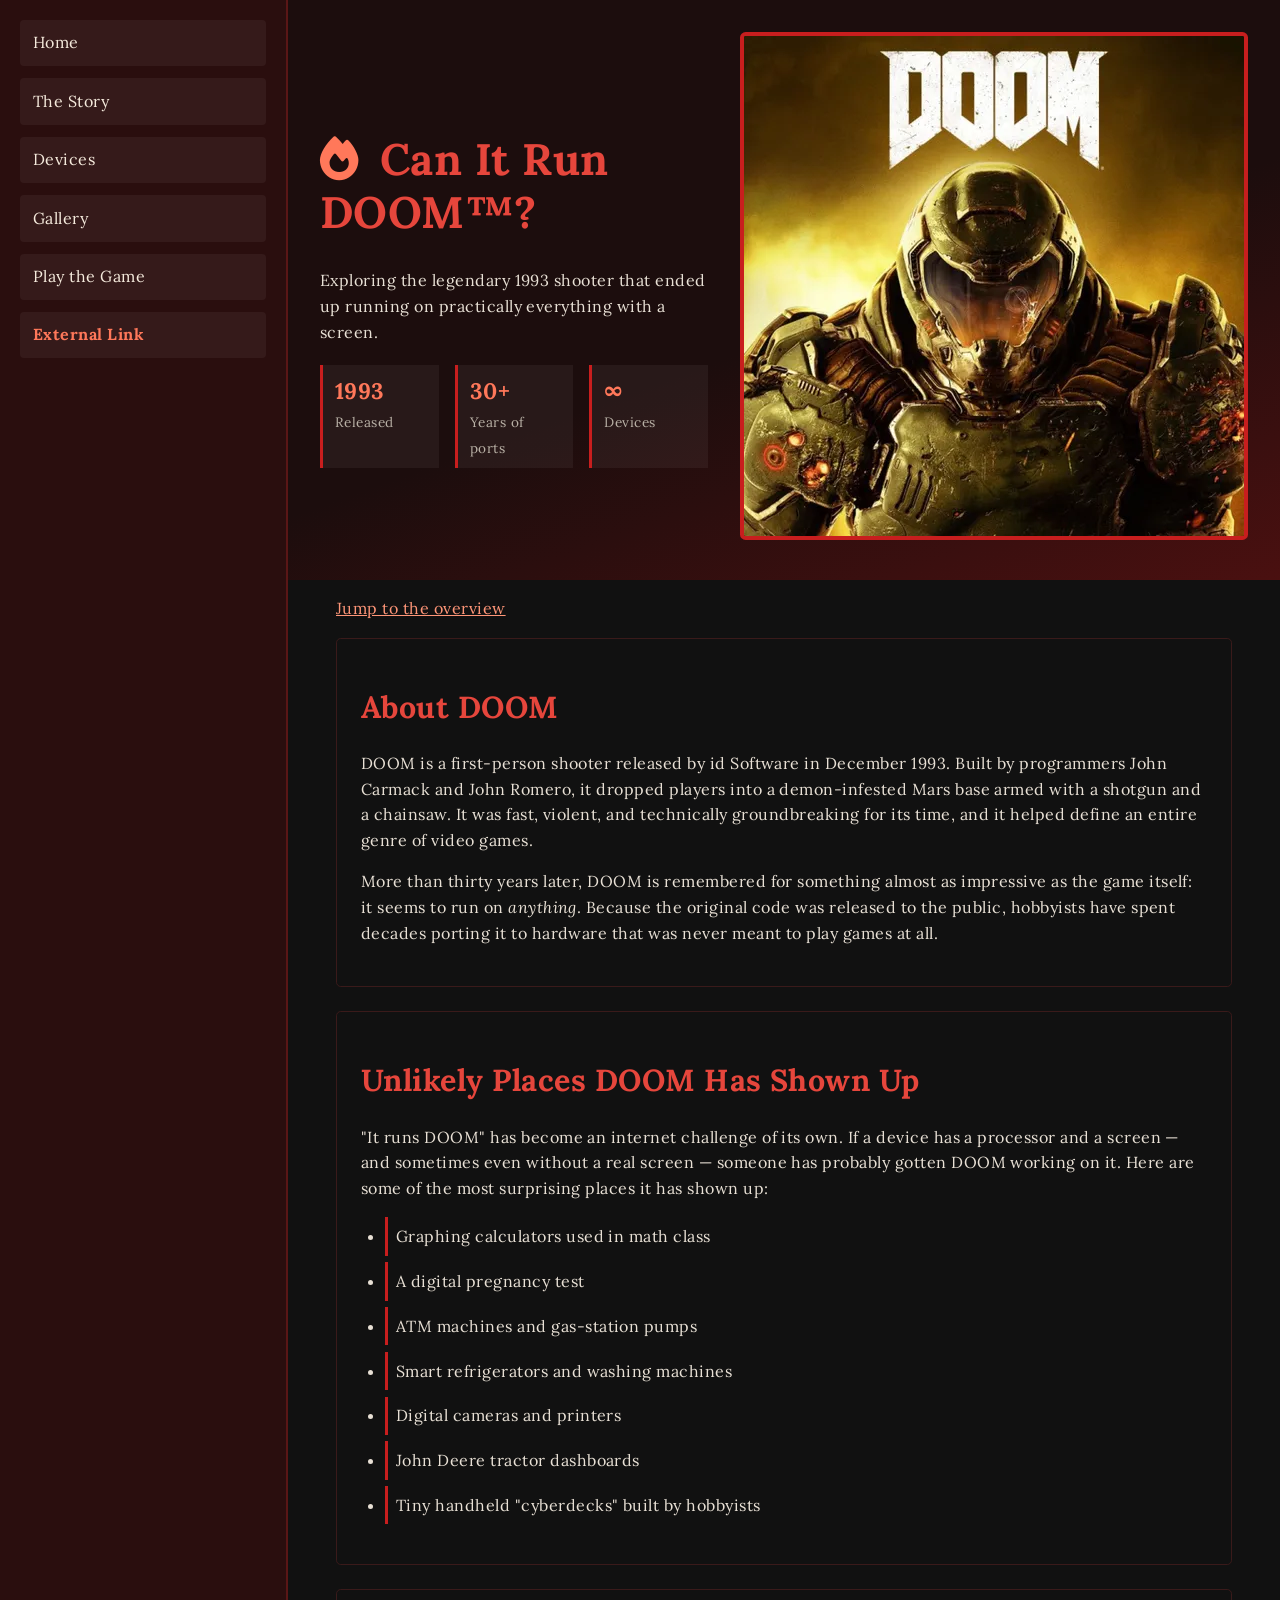
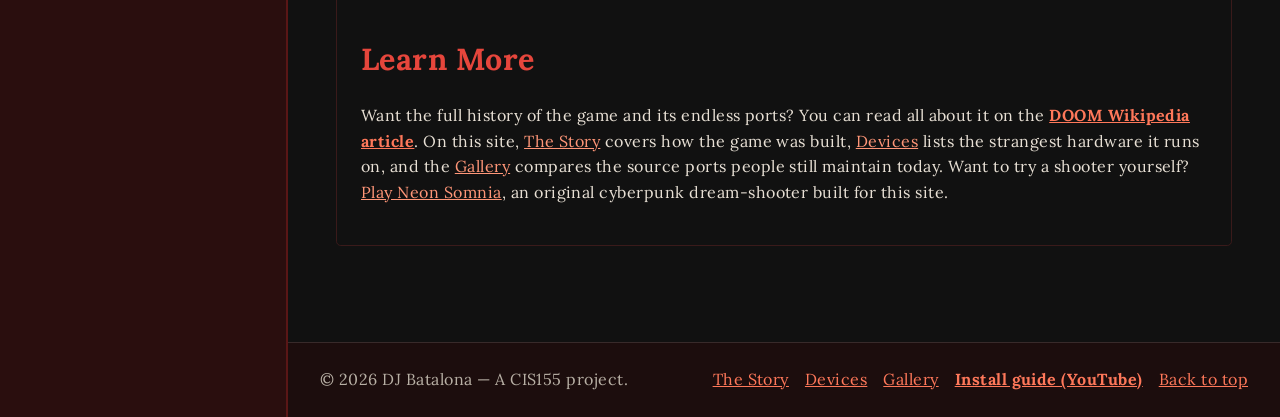
<file: index.html>
<!DOCTYPE html>
<!-- ============================================================= -->
<!-- Can It Run DOOM? - Homepage                                   -->
<!-- CIS155 Create Your Own Website assignment by DJ Batalona      -->
<!-- This page is the homepage of a 4-page site about the 1993     -->
<!-- game DOOM and its famous ability to run on almost any device. -->
<!-- ============================================================= -->
<html lang="en">
  <head>
    <meta charset="UTF-8" />
    <meta name="viewport" content="width=device-width, initial-scale=1.0" />
    <title>Can It Run DOOM?</title>

    <!-- Skull favicon, drawn inline as an SVG so there is no extra file -->
    <link
      rel="icon"
      type="image/svg+xml"
      href="data:image/svg+xml,%3Csvg xmlns='http://www.w3.org/2000/svg' viewBox='0 0 100 100'%3E%3Ccircle cx='50' cy='50' r='48' fill='%23111111'/%3E%3Cellipse cx='50' cy='44' rx='30' ry='28' fill='%23c81e1e'/%3E%3Cellipse cx='38' cy='42' rx='8' ry='10' fill='%23111111'/%3E%3Cellipse cx='62' cy='42' rx='8' ry='10' fill='%23111111'/%3E%3Cpolygon points='50,50 45,60 55,60' fill='%23111111'/%3E%3Crect x='35' y='66' width='30' height='10' fill='%23c81e1e'/%3E%3Crect x='38' y='66' width='4' height='10' fill='%23111111'/%3E%3Crect x='46' y='66' width='4' height='10' fill='%23111111'/%3E%3Crect x='54' y='66' width='4' height='10' fill='%23111111'/%3E%3Crect x='62' y='66' width='3' height='10' fill='%23111111'/%3E%3C/svg%3E"
    />

    <!-- Google Font for the headings and body copy -->
    <link
      href="https://fonts.googleapis.com/css2?family=Lora&display=swap"
      rel="stylesheet"
    />
    <!-- Font Awesome, used for the flame icon beside the page title -->
    <link
      rel="stylesheet"
      href="https://cdnjs.cloudflare.com/ajax/libs/font-awesome/6.5.2/css/all.min.css"
    />

    <!-- Shared theme first, then the shared layout and its breakpoints -->
    <link rel="stylesheet" href="css/theme.css" />
    <link rel="stylesheet" href="css/layout.css" />
  </head>
  <body>
    <!-- Lets keyboard users jump past the nav straight to the content -->
    <a class="skip-link" href="#main-content">Skip to main content</a>

    <div class="page-shell">
      <!-- Vertical navigation menu, the same on every page -->
      <aside class="sidebar">
        <nav class="site-nav" aria-label="Primary">
          <a href="index.html">Home</a>
          <a href="story.html">The Story</a>
          <a href="devices.html">Devices</a>
          <a href="gallery.html">Gallery</a>
          <a href="game/index.html">Play the Game</a>
          <a
            href="https://en.wikipedia.org/wiki/Doom_(1993_video_game)"
            target="_blank"
            rel="noopener"
            >External Link</a
          >
        </nav>
      </aside>

      <div class="main-column">
        <header id="top">
          <!-- Intro text and banner sit side by side, then stack on phones -->
          <div class="hero">
            <div class="hero-text">
              <h1>
                <i class="fa-solid fa-fire doom-icon" aria-hidden="true"></i>
                Can It Run DOOM&trade;?
              </h1>
              <p>
                Exploring the legendary 1993 shooter that ended up running on
                practically everything with a screen.
              </p>
              <!-- Three quick numbers about the game -->
              <ul class="hero-stats">
                <li><strong>1993</strong><span>Released</span></li>
                <li><strong>30+</strong><span>Years of ports</span></li>
                <li><strong>&infin;</strong><span>Devices</span></li>
              </ul>
            </div>
            <img
              id="doom-banner"
              src="img/doom-header.jpg"
              alt="Cover artwork for the 1993 game DOOM"
            />
          </div>
        </header>

        <main id="main-content">
          <!-- Same-page anchor link -->
          <p><a href="#overview">Jump to the overview</a></p>

          <!-- Intro / About section -->
          <section id="overview">
            <h2>About DOOM</h2>
            <p>
              DOOM is a first-person shooter released by id Software in December
              1993. Built by programmers John Carmack and John Romero, it
              dropped players into a demon-infested Mars base armed with a
              shotgun and a chainsaw. It was fast, violent, and technically
              groundbreaking for its time, and it helped define an entire genre
              of video games.
            </p>
            <p>
              More than thirty years later, DOOM is remembered for something
              almost as impressive as the game itself: it seems to run on
              <em>anything</em>. Because the original code was released to the
              public, hobbyists have spent decades porting it to hardware that
              was never meant to play games at all.
            </p>
          </section>

          <!-- The signature list: unlikely devices that run DOOM -->
          <section>
            <h2 id="h2-philosophy">Unlikely Places DOOM Has Shown Up</h2>
            <p>
              "It runs DOOM" has become an internet challenge of its own. If a
              device has a processor and a screen &mdash; and sometimes even
              without a real screen &mdash; someone has probably gotten DOOM
              working on it. Here are some of the most surprising places it has
              shown up:
            </p>
            <ul class="device-list">
              <li>Graphing calculators used in math class</li>
              <li>A digital pregnancy test</li>
              <li>ATM machines and gas-station pumps</li>
              <li>Smart refrigerators and washing machines</li>
              <li>Digital cameras and printers</li>
              <li>John Deere tractor dashboards</li>
              <li>Tiny handheld "cyberdecks" built by hobbyists</li>
            </ul>
          </section>

          <!-- External reference link, also the hook for the CSS
               attribute selector in theme.css -->
          <section>
            <h2>Learn More</h2>
            <p>
              Want the full history of the game and its endless ports? You can
              read all about it on the
              <a
                href="https://en.wikipedia.org/wiki/Doom_(1993_video_game)"
                target="_blank"
                rel="noopener noreferrer"
                >DOOM Wikipedia article</a
              >. On this site, <a href="story.html">The Story</a> covers how the
              game was built, <a href="devices.html">Devices</a> lists the
              strangest hardware it runs on, and the
              <a href="gallery.html">Gallery</a> compares the source ports
              people still maintain today. Want to try a shooter yourself?
              <a href="game/index.html">Play Neon Somnia</a>, an original
              cyberpunk dream-shooter built for this site.
            </p>
          </section>
        </main>

        <!-- Footer bar. Character entity &copy; renders the (c) symbol. -->
        <footer class="site-footer">
          <p class="footer-copy">
            &copy; 2026 DJ Batalona &mdash; A CIS155 project.
          </p>
          <ul class="footer-links">
            <li><a href="story.html">The Story</a></li>
            <li><a href="devices.html">Devices</a></li>
            <li><a href="gallery.html">Gallery</a></li>
            <li>
              <a
                href="https://www.youtube.com/watch?v=GrWzXzHcuFw"
                target="_blank"
                rel="noopener"
                >Install guide (YouTube)</a
              >
            </li>
            <li><a href="#top">Back to top</a></li>
          </ul>
        </footer>
      </div>
    </div>
  </body>
</html>
</file>
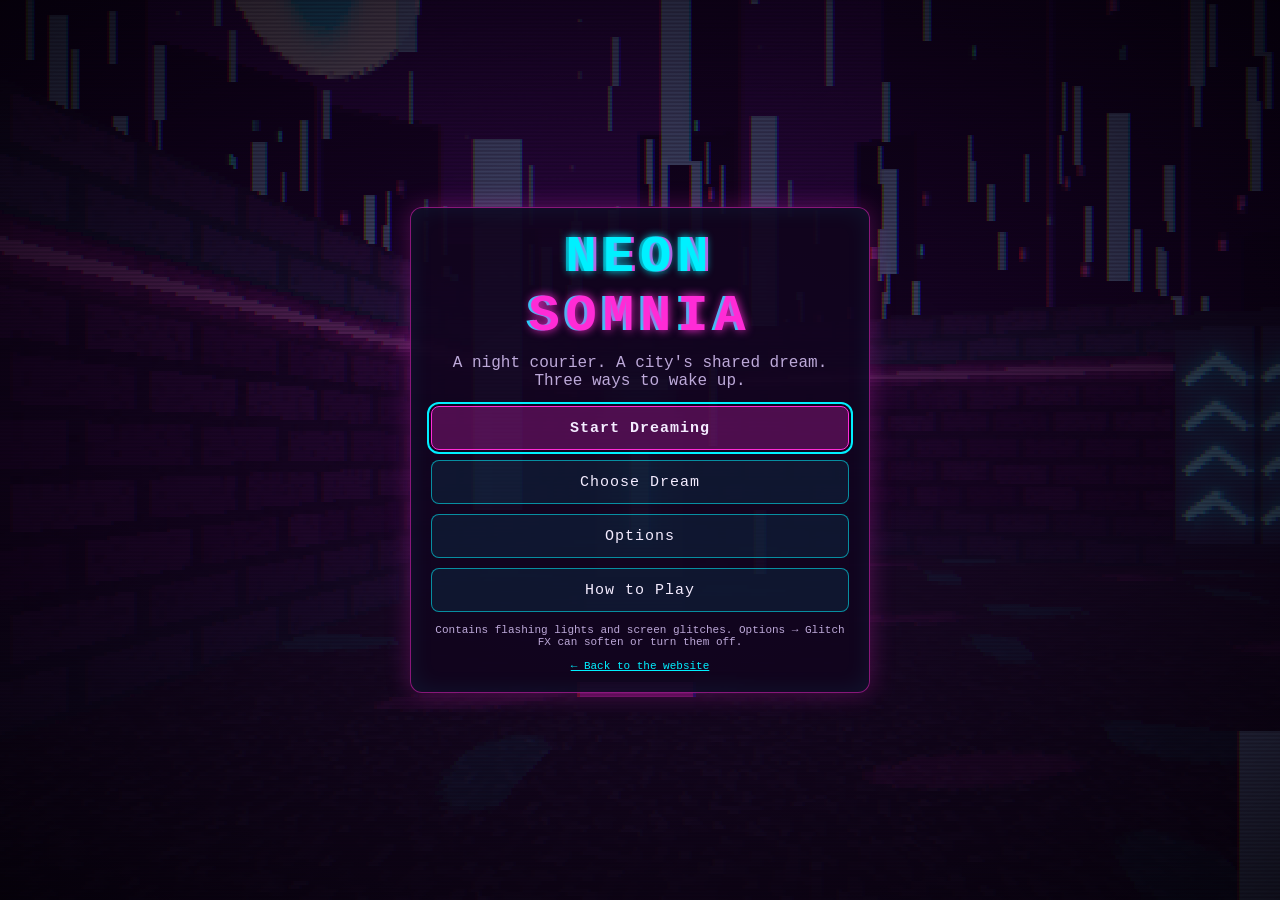
<file: game/index.html>
<!doctype html>
<html lang="en">
  <head>
    <meta charset="utf-8" />
    <meta name="viewport" content="width=device-width, initial-scale=1, viewport-fit=cover, user-scalable=no" />
    <meta name="theme-color" content="#12051f" />
    <meta name="description" content="Neon Somnia: a surreal cyberpunk first-person shooter you can play in your phone's browser." />
    <meta name="mobile-web-app-capable" content="yes" />
    <meta name="apple-mobile-web-app-capable" content="yes" />
    <meta name="apple-mobile-web-app-status-bar-style" content="black-translucent" />
    <meta name="apple-mobile-web-app-title" content="Neon Somnia" />
    <title>Neon Somnia</title>
    <link rel="manifest" href="manifest.webmanifest" />
    <link rel="icon" href="icons/icon.svg" type="image/svg+xml" />
    <link rel="apple-touch-icon" href="icons/icon-180.png" />
    <link rel="stylesheet" href="css/game.css" />
    <!-- Tells the browser where "three" lives, so the JS can just import 'three' -->
    <script type="importmap">
      { "imports": { "three": "./vendor/three.module.min.js" } }
    </script>
    <script type="module" src="js/main.js"></script>
  </head>
  <body>
    <!-- The 3D view -->
    <canvas id="view" aria-label="Game view"></canvas>

    <!-- Heads-up display: health, armor, ammo, keys -->
    <div id="hud" hidden>
      <div class="hud-top">
        <div class="hud-level"><span id="hud-level"></span> · <span id="hud-time">0:00</span></div>
        <div class="hud-keys">
          <span id="hud-key-red" class="key red" hidden aria-label="Red keycard"></span>
          <span id="hud-key-blue" class="key blue" hidden aria-label="Blue keycard"></span>
          <span id="hud-lucid" class="lucid" hidden></span>
        </div>
      </div>
      <div class="crosshair" aria-hidden="true"></div>
      <p id="hud-message" class="hud-message" role="status" aria-live="polite"></p>
      <div class="hud-bottom">
        <div class="stat hp"><small>HEALTH</small><b id="hud-hp">100</b></div>
        <div class="stat armor"><small>ARMOR</small><b id="hud-armor">0</b></div>
        <div class="stat volts"><small id="hud-weapon">PULSE PISTOL</small><b><span id="hud-volts">0</span> V</b></div>
      </div>
    </div>

    <!-- Touch controls (phones and tablets) -->
    <div id="touch" hidden>
      <div id="zone-move" class="touch-zone"></div>
      <div id="zone-look" class="touch-zone"></div>
      <div id="stick" aria-hidden="true"><div id="stick-knob"></div></div>
      <button id="btn-pause" class="tbtn pause" type="button" aria-label="Pause">II</button>
      <button id="btn-weapon" class="tbtn weapon" type="button" aria-label="Swap weapon">SWAP</button>
      <button id="btn-use" class="tbtn use" type="button" aria-label="Use or open">USE</button>
      <button id="btn-fire" class="tbtn fire" type="button" aria-label="Fire, drag to aim">FIRE</button>
    </div>

    <!-- Loading -->
    <section id="screen-loading" class="screen">
      <p class="blink">Falling asleep...</p>
    </section>

    <!-- Title -->
    <section id="screen-title" class="screen" hidden>
      <div class="panel">
        <h1 class="logo">NEON<span>SOMNIA</span></h1>
        <p class="sub">A night courier. A city's shared dream. Three ways to wake up.</p>
        <div class="buttons">
          <button class="btn primary" type="button" data-action="play">Start Dreaming</button>
          <button id="btn-continue" class="btn" type="button" data-action="continue" hidden>Continue</button>
          <button class="btn" type="button" data-action="levels">Choose Dream</button>
          <button class="btn" type="button" data-action="options">Options</button>
          <button class="btn" type="button" data-action="help">How to Play</button>
        </div>
        <p class="note">Contains flashing lights and screen glitches. Options → Glitch FX can soften or turn them off.</p>
        <p class="note"><a href="../index.html">← Back to the website</a></p>
      </div>
    </section>

    <!-- Level select -->
    <section id="screen-levels" class="screen" hidden>
      <div class="panel">
        <h2>Choose a Dream</h2>
        <div id="level-list" class="buttons"></div>
        <button class="btn" type="button" data-action="back">Back</button>
      </div>
    </section>

    <!-- Options -->
    <section id="screen-options" class="screen" hidden>
      <div class="panel">
        <h2>Options</h2>
        <form id="options-form" class="options">
          <label>Music <input type="range" name="musicVol" min="0" max="1" step="0.05" /></label>
          <label>Sound effects <input type="range" name="sfxVol" min="0" max="1" step="0.05" /></label>
          <label>Look speed <input type="range" name="lookSens" min="0.3" max="2.5" step="0.1" /></label>
          <label>Touch button opacity <input type="range" name="touchOpacity" min="0.15" max="1" step="0.05" /></label>
          <label>
            Glitch FX
            <select name="fx">
              <option value="full">Full</option>
              <option value="soft">Soft (less flashing)</option>
              <option value="off">Off (no flashing)</option>
            </select>
          </label>
          <label>
            Quality
            <select name="quality">
              <option value="low">Low (fastest)</option>
              <option value="med">Medium</option>
              <option value="high">High (sharpest)</option>
            </select>
          </label>
          <label class="check"><input type="checkbox" name="leftHanded" /> Left-handed controls</label>
          <label class="check"><input type="checkbox" name="vibrate" /> Vibrate when hurt (Android)</label>
        </form>
        <button class="btn" type="button" data-action="optionsBack">Back</button>
      </div>
    </section>

    <!-- How to play -->
    <section id="screen-help" class="screen" hidden>
      <div class="panel help">
        <h2>How to Play</h2>
        <h3>On a phone</h3>
        <ul>
          <li>Left thumb: put it down anywhere on the left side to walk.</li>
          <li>Right thumb: drag on the right side to turn.</li>
          <li>Hold FIRE to shoot (you can drag it to aim too). USE opens doors.</li>
        </ul>
        <h3>On a computer</h3>
        <ul>
          <li>WASD to walk, mouse to turn (click the game first), click to shoot.</li>
          <li>E or Space to use · 1-3 or Q to swap weapons · Esc to pause.</li>
        </ul>
        <h3>Dream rules</h3>
        <ul>
          <li>Some doors need a keycard. Some rooms are bigger on the inside.</li>
          <li>If a hallway feels too familiar, look for something watching you.</li>
          <li>The Lucid Pill turns everything to cardboard and doubles your damage.</li>
        </ul>
        <button class="btn" type="button" data-action="back">Back</button>
      </div>
    </section>

    <!-- Level intro -->
    <section id="screen-intro" class="screen" hidden>
      <div class="panel">
        <p id="intro-number" class="sub"></p>
        <h2 id="intro-name" class="big"></h2>
        <p id="intro-tagline" class="tagline"></p>
        <button class="btn primary" type="button" data-action="begin">Enter the Dream</button>
      </div>
    </section>

    <!-- Pause -->
    <section id="screen-paused" class="screen dim" hidden>
      <div class="panel">
        <h2>Paused</h2>
        <div class="buttons">
          <button class="btn primary" type="button" data-action="resume">Resume</button>
          <button class="btn" type="button" data-action="restart">Restart Dream</button>
          <button class="btn" type="button" data-action="options">Options</button>
          <button class="btn" type="button" data-action="quit">Quit to Title</button>
        </div>
      </div>
    </section>

    <!-- Level clear -->
    <section id="screen-clear" class="screen dim" hidden>
      <div class="panel">
        <h2>Dream Escaped</h2>
        <dl class="stats">
          <dt>Time</dt><dd id="clear-time"></dd>
          <dt>Best</dt><dd id="clear-best"></dd>
          <dt>Dreamers calmed</dt><dd id="clear-kills"></dd>
          <dt>Secrets</dt><dd id="clear-secrets"></dd>
        </dl>
        <button class="btn primary" type="button" data-action="next">Next Dream</button>
      </div>
    </section>

    <!-- Game over -->
    <section id="screen-dead" class="screen dim" hidden>
      <div class="panel">
        <h2 class="bad">You Slipped Deeper</h2>
        <dl class="stats">
          <dt>Time</dt><dd id="dead-time"></dd>
          <dt>Dreamers calmed</dt><dd id="dead-kills"></dd>
        </dl>
        <div class="buttons">
          <button class="btn primary" type="button" data-action="retry">Try Again</button>
          <button class="btn" type="button" data-action="back">Title</button>
        </div>
      </div>
    </section>

    <!-- Ending -->
    <section id="screen-win" class="screen bright" hidden>
      <div class="panel">
        <h2 class="big">You Woke Up.</h2>
        <p class="tagline">Sunlight. A phone buzzing with delivery orders. Was any of it real?</p>
        <dl class="stats">
          <dt>Final dream time</dt><dd id="win-time"></dd>
          <dt>Dreamers calmed</dt><dd id="win-kills"></dd>
        </dl>
        <button class="btn primary" type="button" data-action="back">Back to Title</button>
      </div>
    </section>

    <!-- Portrait warning on phones -->
    <section id="screen-rotate" class="rotate" hidden>
      <div class="panel">
        <div class="phone-icon" aria-hidden="true"></div>
        <p>Turn your phone sideways to play.</p>
        <button class="btn" type="button" data-action="rotateOk">Play anyway</button>
      </div>
    </section>
  </body>
</html>
</file>
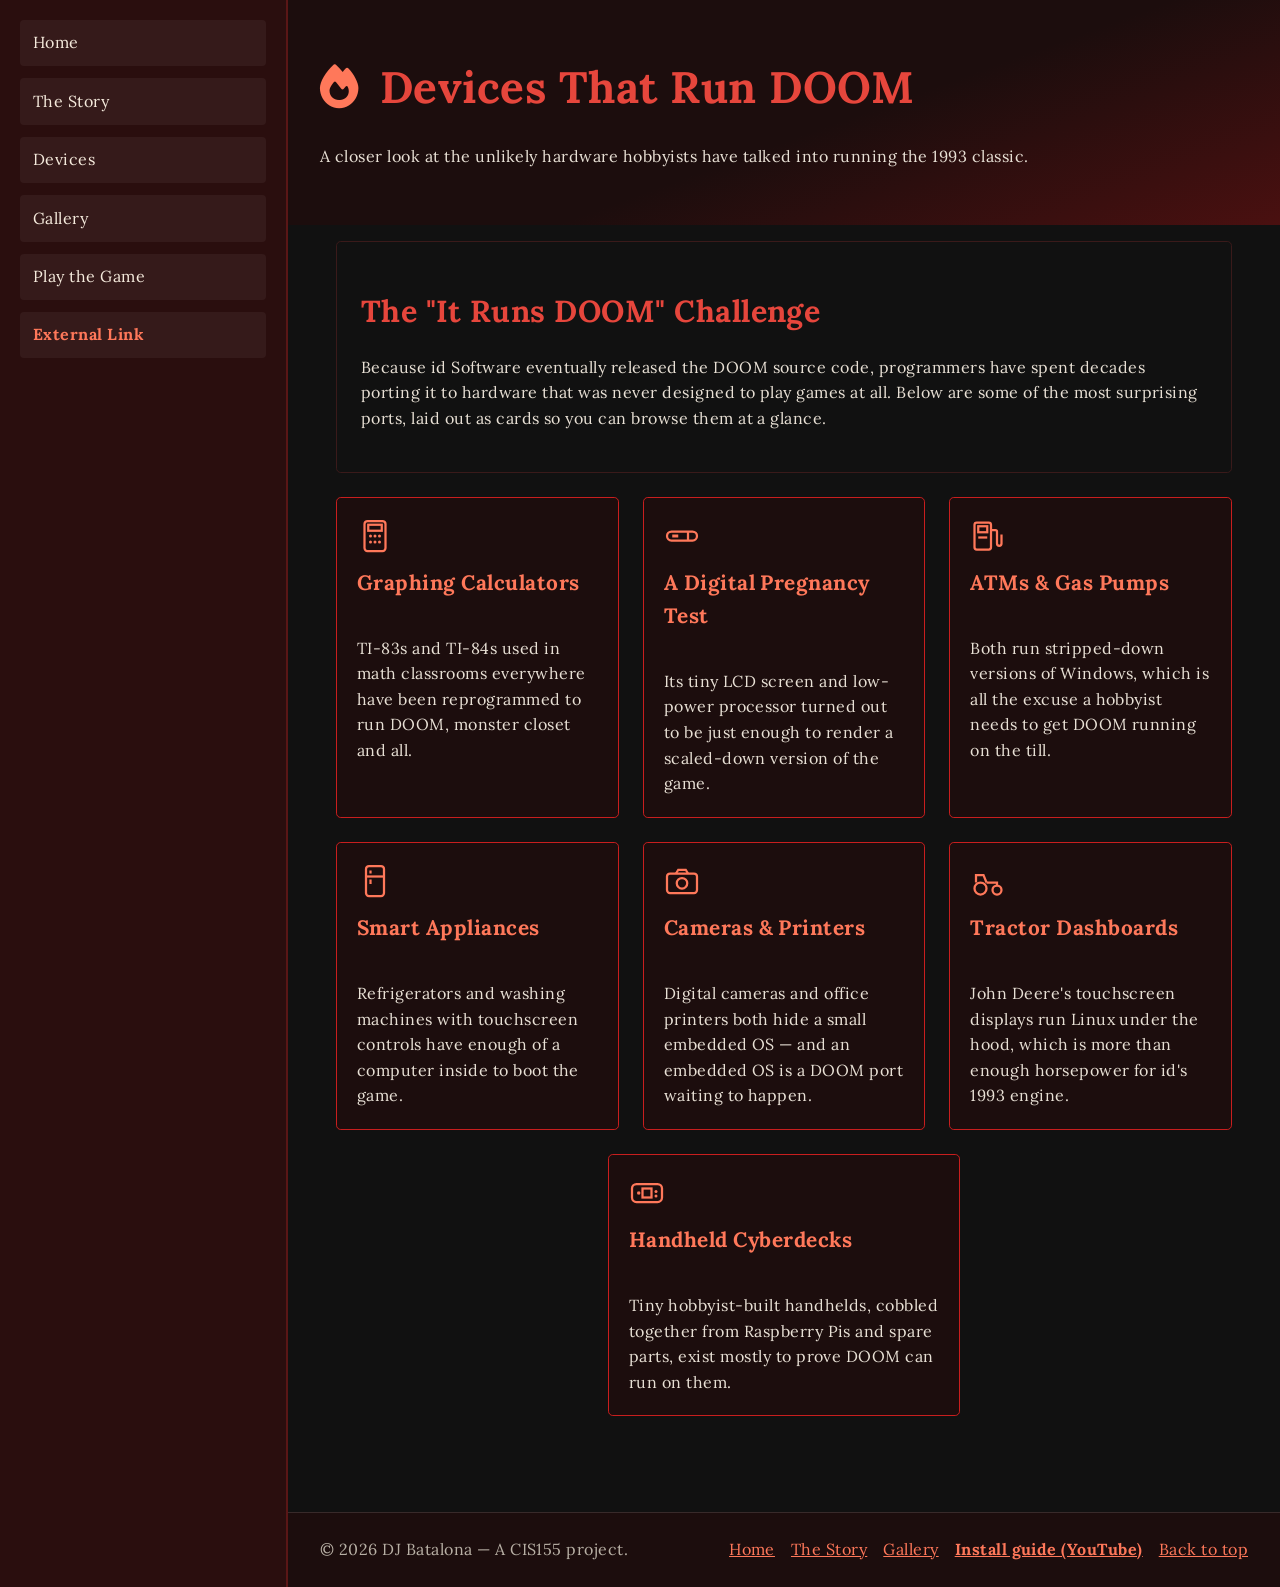
<file: devices.html>
<!DOCTYPE html>
<!-- ============================================================= -->
<!-- Can It Run DOOM? - Devices Page                               -->
<!-- A card layout of the odd hardware DOOM has been ported to.    -->
<!-- ============================================================= -->
<html lang="en">
  <head>
    <meta charset="UTF-8" />
    <meta name="viewport" content="width=device-width, initial-scale=1.0" />
    <title>Devices That Run DOOM</title>

    <!-- Skull favicon, drawn inline as an SVG so there is no extra file -->
    <link
      rel="icon"
      type="image/svg+xml"
      href="data:image/svg+xml,%3Csvg xmlns='http://www.w3.org/2000/svg' viewBox='0 0 100 100'%3E%3Ccircle cx='50' cy='50' r='48' fill='%23111111'/%3E%3Cellipse cx='50' cy='44' rx='30' ry='28' fill='%23c81e1e'/%3E%3Cellipse cx='38' cy='42' rx='8' ry='10' fill='%23111111'/%3E%3Cellipse cx='62' cy='42' rx='8' ry='10' fill='%23111111'/%3E%3Cpolygon points='50,50 45,60 55,60' fill='%23111111'/%3E%3Crect x='35' y='66' width='30' height='10' fill='%23c81e1e'/%3E%3Crect x='38' y='66' width='4' height='10' fill='%23111111'/%3E%3Crect x='46' y='66' width='4' height='10' fill='%23111111'/%3E%3Crect x='54' y='66' width='4' height='10' fill='%23111111'/%3E%3Crect x='62' y='66' width='3' height='10' fill='%23111111'/%3E%3C/svg%3E"
    />

    <!-- Google Font for the headings and body copy -->
    <link
      href="https://fonts.googleapis.com/css2?family=Lora&display=swap"
      rel="stylesheet"
    />
    <!-- Font Awesome, used for the flame icon beside the page title -->
    <link
      rel="stylesheet"
      href="https://cdnjs.cloudflare.com/ajax/libs/font-awesome/6.5.2/css/all.min.css"
    />

    <!-- Shared theme, shared layout, then this page's card styles -->
    <link rel="stylesheet" href="css/theme.css" />
    <link rel="stylesheet" href="css/layout.css" />
    <link rel="stylesheet" href="css/devices.css" />
  </head>
  <body>
    <!-- Lets keyboard users jump past the nav straight to the content -->
    <a class="skip-link" href="#main-content">Skip to main content</a>

    <div class="page-shell">
      <!-- Same vertical nav menu on every page -->
      <aside class="sidebar">
        <nav class="site-nav" aria-label="Primary">
          <a href="index.html">Home</a>
          <a href="story.html">The Story</a>
          <a href="devices.html">Devices</a>
          <a href="gallery.html">Gallery</a>
          <a href="game/index.html">Play the Game</a>
          <a
            href="https://en.wikipedia.org/wiki/Doom_(1993_video_game)"
            target="_blank"
            rel="noopener"
            >External Link</a
          >
        </nav>
      </aside>

      <div class="main-column">
        <header id="top">
          <h1>
            <i class="fa-solid fa-fire doom-icon" aria-hidden="true"></i>
            Devices That Run DOOM
          </h1>
          <p>
            A closer look at the unlikely hardware hobbyists have talked into
            running the 1993 classic.
          </p>
        </header>

        <main id="main-content">
          <section>
            <h2>The "It Runs DOOM" Challenge</h2>
            <p>
              Because id Software eventually released the DOOM source code,
              programmers have spent decades porting it to hardware that was
              never designed to play games at all. Below are some of the most
              surprising ports, laid out as cards so you can browse them at a
              glance.
            </p>
          </section>

          <!-- Card layout that reflows as the screen narrows. Each icon is
               decorative, so aria-hidden keeps screen readers from
               announcing it twice - the h3 beside it is the real label. -->
          <section class="device-grid">
            <article class="device-card">
              <svg
                class="card-icon"
                viewBox="0 0 24 24"
                aria-hidden="true"
                focusable="false"
              >
                <rect x="5" y="2" width="14" height="20" rx="2" fill="none" stroke="currentColor" stroke-width="1.5" />
                <rect x="7.5" y="4.5" width="9" height="4" fill="none" stroke="currentColor" stroke-width="1.5" />
                <circle cx="9" cy="12" r="1" fill="currentColor" />
                <circle cx="12" cy="12" r="1" fill="currentColor" />
                <circle cx="15" cy="12" r="1" fill="currentColor" />
                <circle cx="9" cy="16" r="1" fill="currentColor" />
                <circle cx="12" cy="16" r="1" fill="currentColor" />
                <circle cx="15" cy="16" r="1" fill="currentColor" />
              </svg>
              <h3>Graphing Calculators</h3>
              <p>
                TI-83s and TI-84s used in math classrooms everywhere have been
                reprogrammed to run DOOM, monster closet and all.
              </p>
            </article>

            <article class="device-card">
              <svg
                class="card-icon"
                viewBox="0 0 24 24"
                aria-hidden="true"
                focusable="false"
              >
                <rect x="2" y="9" width="20" height="6" rx="3" fill="none" stroke="currentColor" stroke-width="1.5" />
                <rect x="5.5" y="11" width="4" height="2" fill="currentColor" />
                <line x1="16" y1="9" x2="16" y2="15" stroke="currentColor" stroke-width="1.5" />
              </svg>
              <h3>A Digital Pregnancy Test</h3>
              <p>
                Its tiny LCD screen and low-power processor turned out to be
                just enough to render a scaled-down version of the game.
              </p>
            </article>

            <article class="device-card">
              <svg
                class="card-icon"
                viewBox="0 0 24 24"
                aria-hidden="true"
                focusable="false"
              >
                <rect x="3" y="3" width="11" height="18" rx="1.5" fill="none" stroke="currentColor" stroke-width="1.5" />
                <rect x="5.5" y="5.5" width="6" height="4" fill="none" stroke="currentColor" stroke-width="1.5" />
                <line x1="5.5" y1="13" x2="11.5" y2="13" stroke="currentColor" stroke-width="1.5" />
                <path d="M14 8h3a1 1 0 0 1 1 1v8a1.5 1.5 0 0 0 3 0v-6" fill="none" stroke="currentColor" stroke-width="1.5" />
              </svg>
              <h3>ATMs &amp; Gas Pumps</h3>
              <p>
                Both run stripped-down versions of Windows, which is all the
                excuse a hobbyist needs to get DOOM running on the till.
              </p>
            </article>

            <article class="device-card">
              <svg
                class="card-icon"
                viewBox="0 0 24 24"
                aria-hidden="true"
                focusable="false"
              >
                <rect x="6" y="2" width="12" height="20" rx="2" fill="none" stroke="currentColor" stroke-width="1.5" />
                <line x1="6" y1="9" x2="18" y2="9" stroke="currentColor" stroke-width="1.5" />
                <line x1="9" y1="5" x2="9" y2="7" stroke="currentColor" stroke-width="1.5" />
                <line x1="9" y1="11" x2="9" y2="14" stroke="currentColor" stroke-width="1.5" />
              </svg>
              <h3>Smart Appliances</h3>
              <p>
                Refrigerators and washing machines with touchscreen controls
                have enough of a computer inside to boot the game.
              </p>
            </article>

            <article class="device-card">
              <svg
                class="card-icon"
                viewBox="0 0 24 24"
                aria-hidden="true"
                focusable="false"
              >
                <rect x="2" y="7" width="20" height="13" rx="2" fill="none" stroke="currentColor" stroke-width="1.5" />
                <path d="M8 7l1.5-2.5h5L16 7" fill="none" stroke="currentColor" stroke-width="1.5" />
                <circle cx="12" cy="13.5" r="3.5" fill="none" stroke="currentColor" stroke-width="1.5" />
              </svg>
              <h3>Cameras &amp; Printers</h3>
              <p>
                Digital cameras and office printers both hide a small embedded
                OS &mdash; and an embedded OS is a DOOM port waiting to happen.
              </p>
            </article>

            <article class="device-card">
              <svg
                class="card-icon"
                viewBox="0 0 24 24"
                aria-hidden="true"
                focusable="false"
              >
                <circle cx="7" cy="17" r="4" fill="none" stroke="currentColor" stroke-width="1.5" />
                <circle cx="18" cy="18" r="3" fill="none" stroke="currentColor" stroke-width="1.5" />
                <path d="M4 13V8h5l2 5" fill="none" stroke="currentColor" stroke-width="1.5" />
                <path d="M11 13h7v2" fill="none" stroke="currentColor" stroke-width="1.5" />
              </svg>
              <h3>Tractor Dashboards</h3>
              <p>
                John Deere's touchscreen displays run Linux under the hood,
                which is more than enough horsepower for id's 1993 engine.
              </p>
            </article>

            <article class="device-card">
              <svg
                class="card-icon"
                viewBox="0 0 24 24"
                aria-hidden="true"
                focusable="false"
              >
                <rect x="2" y="6" width="20" height="12" rx="3" fill="none" stroke="currentColor" stroke-width="1.5" />
                <rect x="9" y="9" width="6" height="6" fill="none" stroke="currentColor" stroke-width="1.5" />
                <line x1="5.5" y1="12" x2="7.5" y2="12" stroke="currentColor" stroke-width="1.5" />
                <line x1="6.5" y1="11" x2="6.5" y2="13" stroke="currentColor" stroke-width="1.5" />
                <circle cx="18" cy="11" r="1" fill="currentColor" />
                <circle cx="18" cy="14" r="1" fill="currentColor" />
              </svg>
              <h3>Handheld Cyberdecks</h3>
              <p>
                Tiny hobbyist-built handhelds, cobbled together from Raspberry
                Pis and spare parts, exist mostly to prove DOOM can run on them.
              </p>
            </article>
          </section>
        </main>

        <!-- Footer bar. Character entity &copy; renders the (c) symbol. -->
        <footer class="site-footer">
          <p class="footer-copy">
            &copy; 2026 DJ Batalona &mdash; A CIS155 project.
          </p>
          <ul class="footer-links">
            <li><a href="index.html">Home</a></li>
            <li><a href="story.html">The Story</a></li>
            <li><a href="gallery.html">Gallery</a></li>
            <li>
              <a
                href="https://www.youtube.com/watch?v=GrWzXzHcuFw"
                target="_blank"
                rel="noopener"
                >Install guide (YouTube)</a
              >
            </li>
            <li><a href="#top">Back to top</a></li>
          </ul>
        </footer>
      </div>
    </div>
  </body>
</html>
</file>
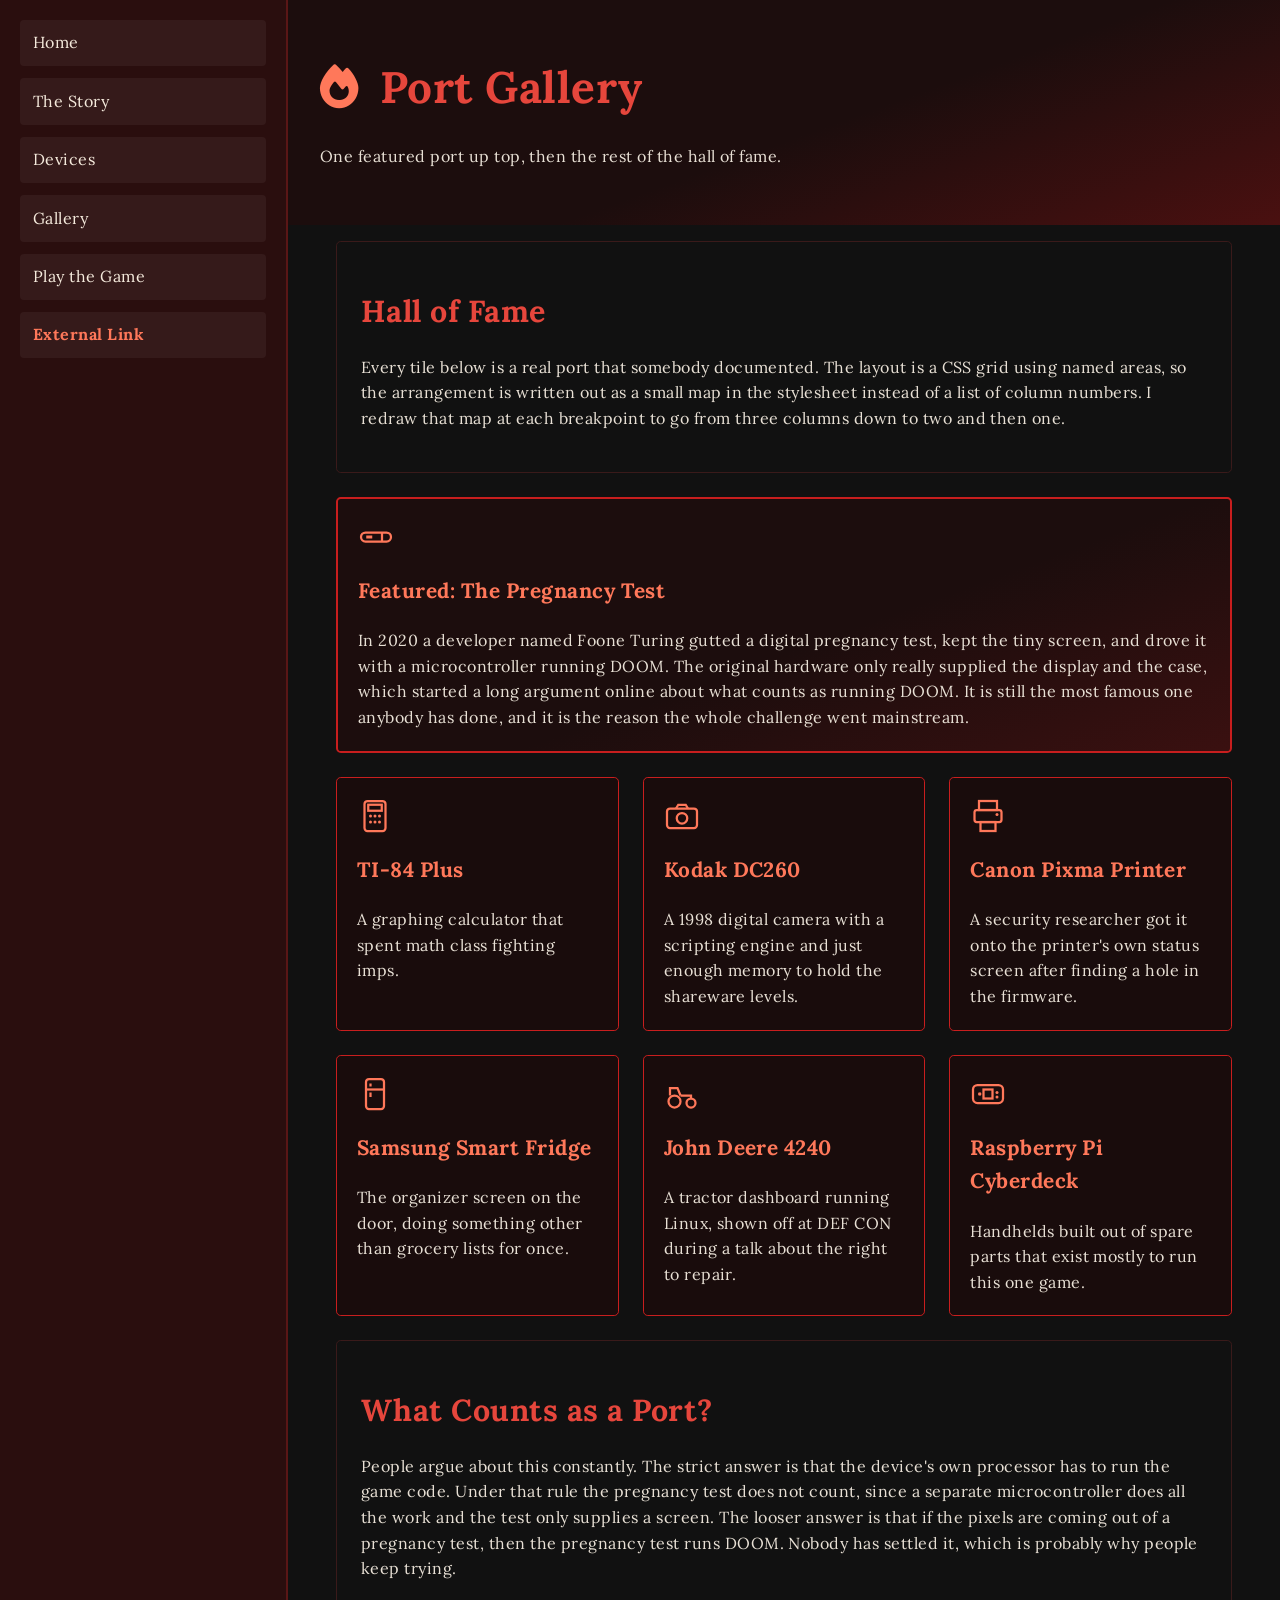
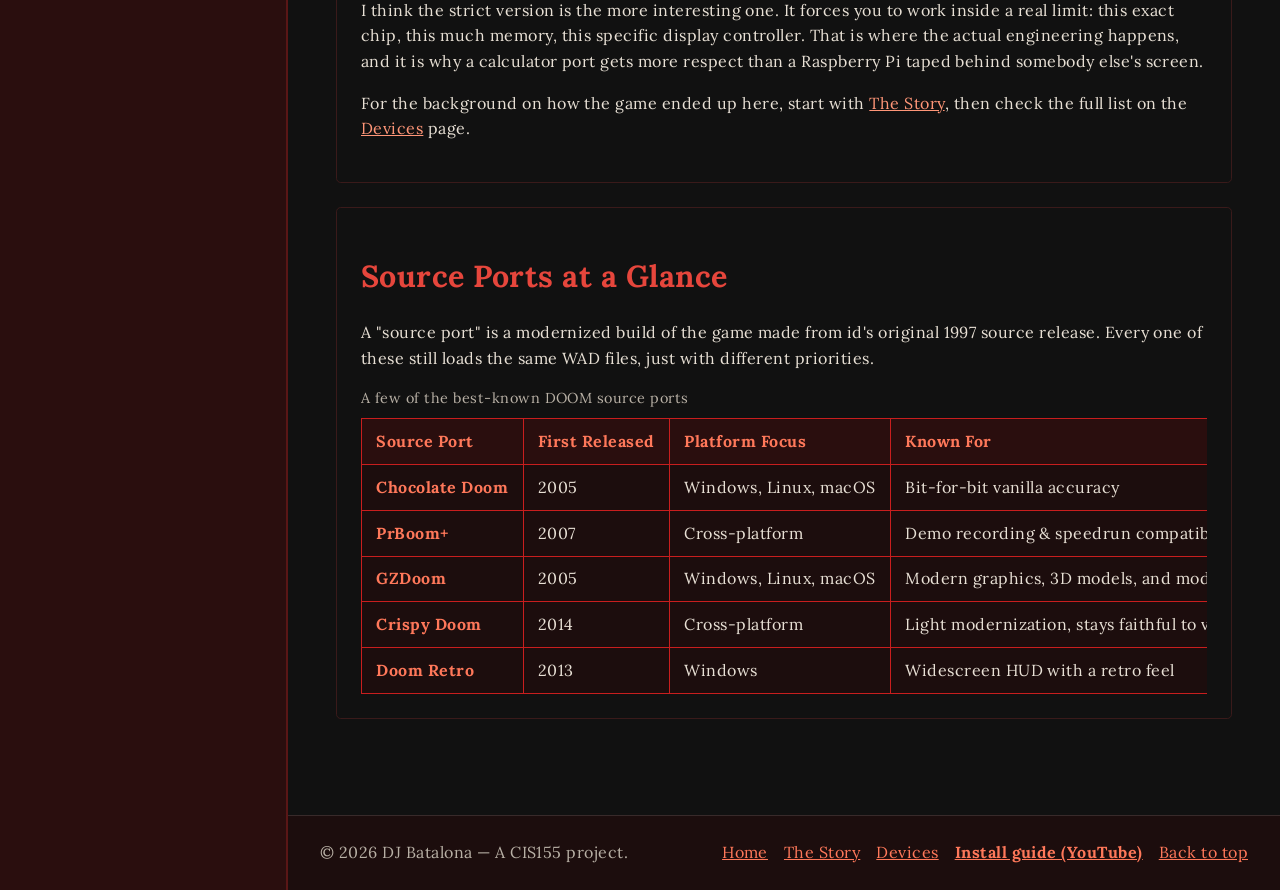
<file: gallery.html>
<!DOCTYPE html>
<!-- ============================================================= -->
<!-- Can It Run DOOM? - Gallery Page                                -->
<!-- The notable ports, laid out with a CSS grid that uses named    -->
<!-- areas so the featured one can span the whole first row, plus   -->
<!-- a table comparing the best-known source ports.                 -->
<!-- ============================================================= -->
<html lang="en">
  <head>
    <meta charset="UTF-8" />
    <meta name="viewport" content="width=device-width, initial-scale=1.0" />
    <title>DOOM Port Gallery</title>

    <!-- Skull favicon, drawn inline as an SVG so there is no extra file -->
    <link
      rel="icon"
      type="image/svg+xml"
      href="data:image/svg+xml,%3Csvg xmlns='http://www.w3.org/2000/svg' viewBox='0 0 100 100'%3E%3Ccircle cx='50' cy='50' r='48' fill='%23111111'/%3E%3Cellipse cx='50' cy='44' rx='30' ry='28' fill='%23c81e1e'/%3E%3Cellipse cx='38' cy='42' rx='8' ry='10' fill='%23111111'/%3E%3Cellipse cx='62' cy='42' rx='8' ry='10' fill='%23111111'/%3E%3Cpolygon points='50,50 45,60 55,60' fill='%23111111'/%3E%3Crect x='35' y='66' width='30' height='10' fill='%23c81e1e'/%3E%3Crect x='38' y='66' width='4' height='10' fill='%23111111'/%3E%3Crect x='46' y='66' width='4' height='10' fill='%23111111'/%3E%3Crect x='54' y='66' width='4' height='10' fill='%23111111'/%3E%3Crect x='62' y='66' width='3' height='10' fill='%23111111'/%3E%3C/svg%3E"
    />

    <!-- Google Font for the headings and body copy -->
    <link
      href="https://fonts.googleapis.com/css2?family=Lora&display=swap"
      rel="stylesheet"
    />
    <!-- Font Awesome, used for the flame icon beside the page title -->
    <link
      rel="stylesheet"
      href="https://cdnjs.cloudflare.com/ajax/libs/font-awesome/6.5.2/css/all.min.css"
    />

    <!-- Shared theme, shared layout, then this page's grid and table -->
    <link rel="stylesheet" href="css/theme.css" />
    <link rel="stylesheet" href="css/layout.css" />
    <link rel="stylesheet" href="css/gallery.css" />
  </head>
  <body>
    <!-- Lets keyboard users jump past the nav straight to the content -->
    <a class="skip-link" href="#main-content">Skip to main content</a>

    <div class="page-shell">
      <!-- Same vertical nav menu on every page -->
      <aside class="sidebar">
        <nav class="site-nav" aria-label="Primary">
          <a href="index.html">Home</a>
          <a href="story.html">The Story</a>
          <a href="devices.html">Devices</a>
          <a href="gallery.html">Gallery</a>
          <a href="game/index.html">Play the Game</a>
          <a
            href="https://en.wikipedia.org/wiki/Doom_(1993_video_game)"
            target="_blank"
            rel="noopener"
            >External Link</a
          >
        </nav>
      </aside>

      <div class="main-column">
        <header id="top">
          <h1>
            <i class="fa-solid fa-fire doom-icon" aria-hidden="true"></i>
            Port Gallery
          </h1>
          <p>One featured port up top, then the rest of the hall of fame.</p>
        </header>

        <main id="main-content">
          <section>
            <h2>Hall of Fame</h2>
            <p>
              Every tile below is a real port that somebody documented. The
              layout is a CSS grid using named areas, so the arrangement is
              written out as a small map in the stylesheet instead of a list of
              column numbers. I redraw that map at each breakpoint to go from
              three columns down to two and then one.
            </p>
          </section>

          <!-- Grid of ports. See css/gallery.css for the area map. Each icon
               is decorative, so aria-hidden keeps screen readers from
               announcing it twice - the h3 beside it is the real label. -->
          <section class="gallery-grid">
            <article class="tile tile-feature">
              <svg
                class="card-icon"
                viewBox="0 0 24 24"
                aria-hidden="true"
                focusable="false"
              >
                <rect x="2" y="9" width="20" height="6" rx="3" fill="none" stroke="currentColor" stroke-width="1.5" />
                <rect x="5.5" y="11" width="4" height="2" fill="currentColor" />
                <line x1="16" y1="9" x2="16" y2="15" stroke="currentColor" stroke-width="1.5" />
              </svg>
              <h3>Featured: The Pregnancy Test</h3>
              <p>
                In 2020 a developer named Foone Turing gutted a digital
                pregnancy test, kept the tiny screen, and drove it with a
                microcontroller running DOOM. The original hardware only really
                supplied the display and the case, which started a long argument
                online about what counts as running DOOM. It is still the most
                famous one anybody has done, and it is the reason the whole
                challenge went mainstream.
              </p>
            </article>

            <article class="tile tile-a">
              <svg
                class="card-icon"
                viewBox="0 0 24 24"
                aria-hidden="true"
                focusable="false"
              >
                <rect x="5" y="2" width="14" height="20" rx="2" fill="none" stroke="currentColor" stroke-width="1.5" />
                <rect x="7.5" y="4.5" width="9" height="4" fill="none" stroke="currentColor" stroke-width="1.5" />
                <circle cx="9" cy="12" r="1" fill="currentColor" />
                <circle cx="12" cy="12" r="1" fill="currentColor" />
                <circle cx="15" cy="12" r="1" fill="currentColor" />
                <circle cx="9" cy="16" r="1" fill="currentColor" />
                <circle cx="12" cy="16" r="1" fill="currentColor" />
                <circle cx="15" cy="16" r="1" fill="currentColor" />
              </svg>
              <h3>TI-84 Plus</h3>
              <p>A graphing calculator that spent math class fighting imps.</p>
            </article>

            <article class="tile tile-b">
              <svg
                class="card-icon"
                viewBox="0 0 24 24"
                aria-hidden="true"
                focusable="false"
              >
                <rect x="2" y="7" width="20" height="13" rx="2" fill="none" stroke="currentColor" stroke-width="1.5" />
                <path d="M8 7l1.5-2.5h5L16 7" fill="none" stroke="currentColor" stroke-width="1.5" />
                <circle cx="12" cy="13.5" r="3.5" fill="none" stroke="currentColor" stroke-width="1.5" />
              </svg>
              <h3>Kodak DC260</h3>
              <p>
                A 1998 digital camera with a scripting engine and just enough
                memory to hold the shareware levels.
              </p>
            </article>

            <article class="tile tile-c">
              <svg
                class="card-icon"
                viewBox="0 0 24 24"
                aria-hidden="true"
                focusable="false"
              >
                <rect x="6" y="2" width="12" height="6" fill="none" stroke="currentColor" stroke-width="1.5" />
                <rect x="3" y="8" width="18" height="8" rx="1.5" fill="none" stroke="currentColor" stroke-width="1.5" />
                <rect x="7" y="16" width="10" height="6" fill="none" stroke="currentColor" stroke-width="1.5" />
                <circle cx="18" cy="11" r="1" fill="currentColor" />
              </svg>
              <h3>Canon Pixma Printer</h3>
              <p>
                A security researcher got it onto the printer's own status
                screen after finding a hole in the firmware.
              </p>
            </article>

            <article class="tile tile-d">
              <svg
                class="card-icon"
                viewBox="0 0 24 24"
                aria-hidden="true"
                focusable="false"
              >
                <rect x="6" y="2" width="12" height="20" rx="2" fill="none" stroke="currentColor" stroke-width="1.5" />
                <line x1="6" y1="9" x2="18" y2="9" stroke="currentColor" stroke-width="1.5" />
                <line x1="9" y1="5" x2="9" y2="7" stroke="currentColor" stroke-width="1.5" />
                <line x1="9" y1="11" x2="9" y2="14" stroke="currentColor" stroke-width="1.5" />
              </svg>
              <h3>Samsung Smart Fridge</h3>
              <p>
                The organizer screen on the door, doing something other than
                grocery lists for once.
              </p>
            </article>

            <article class="tile tile-e">
              <svg
                class="card-icon"
                viewBox="0 0 24 24"
                aria-hidden="true"
                focusable="false"
              >
                <circle cx="7" cy="17" r="4" fill="none" stroke="currentColor" stroke-width="1.5" />
                <circle cx="18" cy="18" r="3" fill="none" stroke="currentColor" stroke-width="1.5" />
                <path d="M4 13V8h5l2 5" fill="none" stroke="currentColor" stroke-width="1.5" />
                <path d="M11 13h7v2" fill="none" stroke="currentColor" stroke-width="1.5" />
              </svg>
              <h3>John Deere 4240</h3>
              <p>
                A tractor dashboard running Linux, shown off at DEF CON during a
                talk about the right to repair.
              </p>
            </article>

            <article class="tile tile-f">
              <svg
                class="card-icon"
                viewBox="0 0 24 24"
                aria-hidden="true"
                focusable="false"
              >
                <rect x="2" y="6" width="20" height="12" rx="3" fill="none" stroke="currentColor" stroke-width="1.5" />
                <rect x="9" y="9" width="6" height="6" fill="none" stroke="currentColor" stroke-width="1.5" />
                <line x1="5.5" y1="12" x2="7.5" y2="12" stroke="currentColor" stroke-width="1.5" />
                <line x1="6.5" y1="11" x2="6.5" y2="13" stroke="currentColor" stroke-width="1.5" />
                <circle cx="18" cy="11" r="1" fill="currentColor" />
                <circle cx="18" cy="14" r="1" fill="currentColor" />
              </svg>
              <h3>Raspberry Pi Cyberdeck</h3>
              <p>
                Handhelds built out of spare parts that exist mostly to run this
                one game.
              </p>
            </article>
          </section>

          <section>
            <h2>What Counts as a Port?</h2>
            <p>
              People argue about this constantly. The strict answer is that the
              device's own processor has to run the game code. Under that rule
              the pregnancy test does not count, since a separate
              microcontroller does all the work and the test only supplies a
              screen. The looser answer is that if the pixels are coming out of
              a pregnancy test, then the pregnancy test runs DOOM. Nobody has
              settled it, which is probably why people keep trying.
            </p>
            <p>
              I think the strict version is the more interesting one. It forces
              you to work inside a real limit: this exact chip, this much
              memory, this specific display controller. That is where the actual
              engineering happens, and it is why a calculator port gets more
              respect than a Raspberry Pi taped behind somebody else's screen.
            </p>
            <p>
              For the background on how the game ended up here, start with
              <a href="story.html">The Story</a>, then check the full list on
              the <a href="devices.html">Devices</a> page.
            </p>
          </section>

          <section>
            <h2>Source Ports at a Glance</h2>
            <p>
              A "source port" is a modernized build of the game made from id's
              original 1997 source release. Every one of these still loads the
              same WAD files, just with different priorities.
            </p>

            <!-- The wrapper lets the table scroll sideways on a phone instead
                 of squeezing the columns or stretching the page -->
            <div class="table-scroll">
              <table class="ports-table">
                <caption>A few of the best-known DOOM source ports</caption>
                <thead>
                  <tr>
                    <th scope="col">Source Port</th>
                    <th scope="col">First Released</th>
                    <th scope="col">Platform Focus</th>
                    <th scope="col">Known For</th>
                  </tr>
                </thead>
                <tbody>
                  <tr>
                    <th scope="row">Chocolate Doom</th>
                    <td>2005</td>
                    <td>Windows, Linux, macOS</td>
                    <td>Bit-for-bit vanilla accuracy</td>
                  </tr>
                  <tr>
                    <th scope="row">PrBoom+</th>
                    <td>2007</td>
                    <td>Cross-platform</td>
                    <td>Demo recording &amp; speedrun compatibility</td>
                  </tr>
                  <tr>
                    <th scope="row">GZDoom</th>
                    <td>2005</td>
                    <td>Windows, Linux, macOS</td>
                    <td>Modern graphics, 3D models, and mod support</td>
                  </tr>
                  <tr>
                    <th scope="row">Crispy Doom</th>
                    <td>2014</td>
                    <td>Cross-platform</td>
                    <td>Light modernization, stays faithful to vanilla</td>
                  </tr>
                  <tr>
                    <th scope="row">Doom Retro</th>
                    <td>2013</td>
                    <td>Windows</td>
                    <td>Widescreen HUD with a retro feel</td>
                  </tr>
                </tbody>
              </table>
            </div>
          </section>
        </main>

        <!-- Footer bar. Character entity &copy; renders the (c) symbol. -->
        <footer class="site-footer">
          <p class="footer-copy">
            &copy; 2026 DJ Batalona &mdash; A CIS155 project.
          </p>
          <ul class="footer-links">
            <li><a href="index.html">Home</a></li>
            <li><a href="story.html">The Story</a></li>
            <li><a href="devices.html">Devices</a></li>
            <li>
              <a
                href="https://www.youtube.com/watch?v=GrWzXzHcuFw"
                target="_blank"
                rel="noopener"
                >Install guide (YouTube)</a
              >
            </li>
            <li><a href="#top">Back to top</a></li>
          </ul>
        </footer>
      </div>
    </div>
  </body>
</html>
</file>
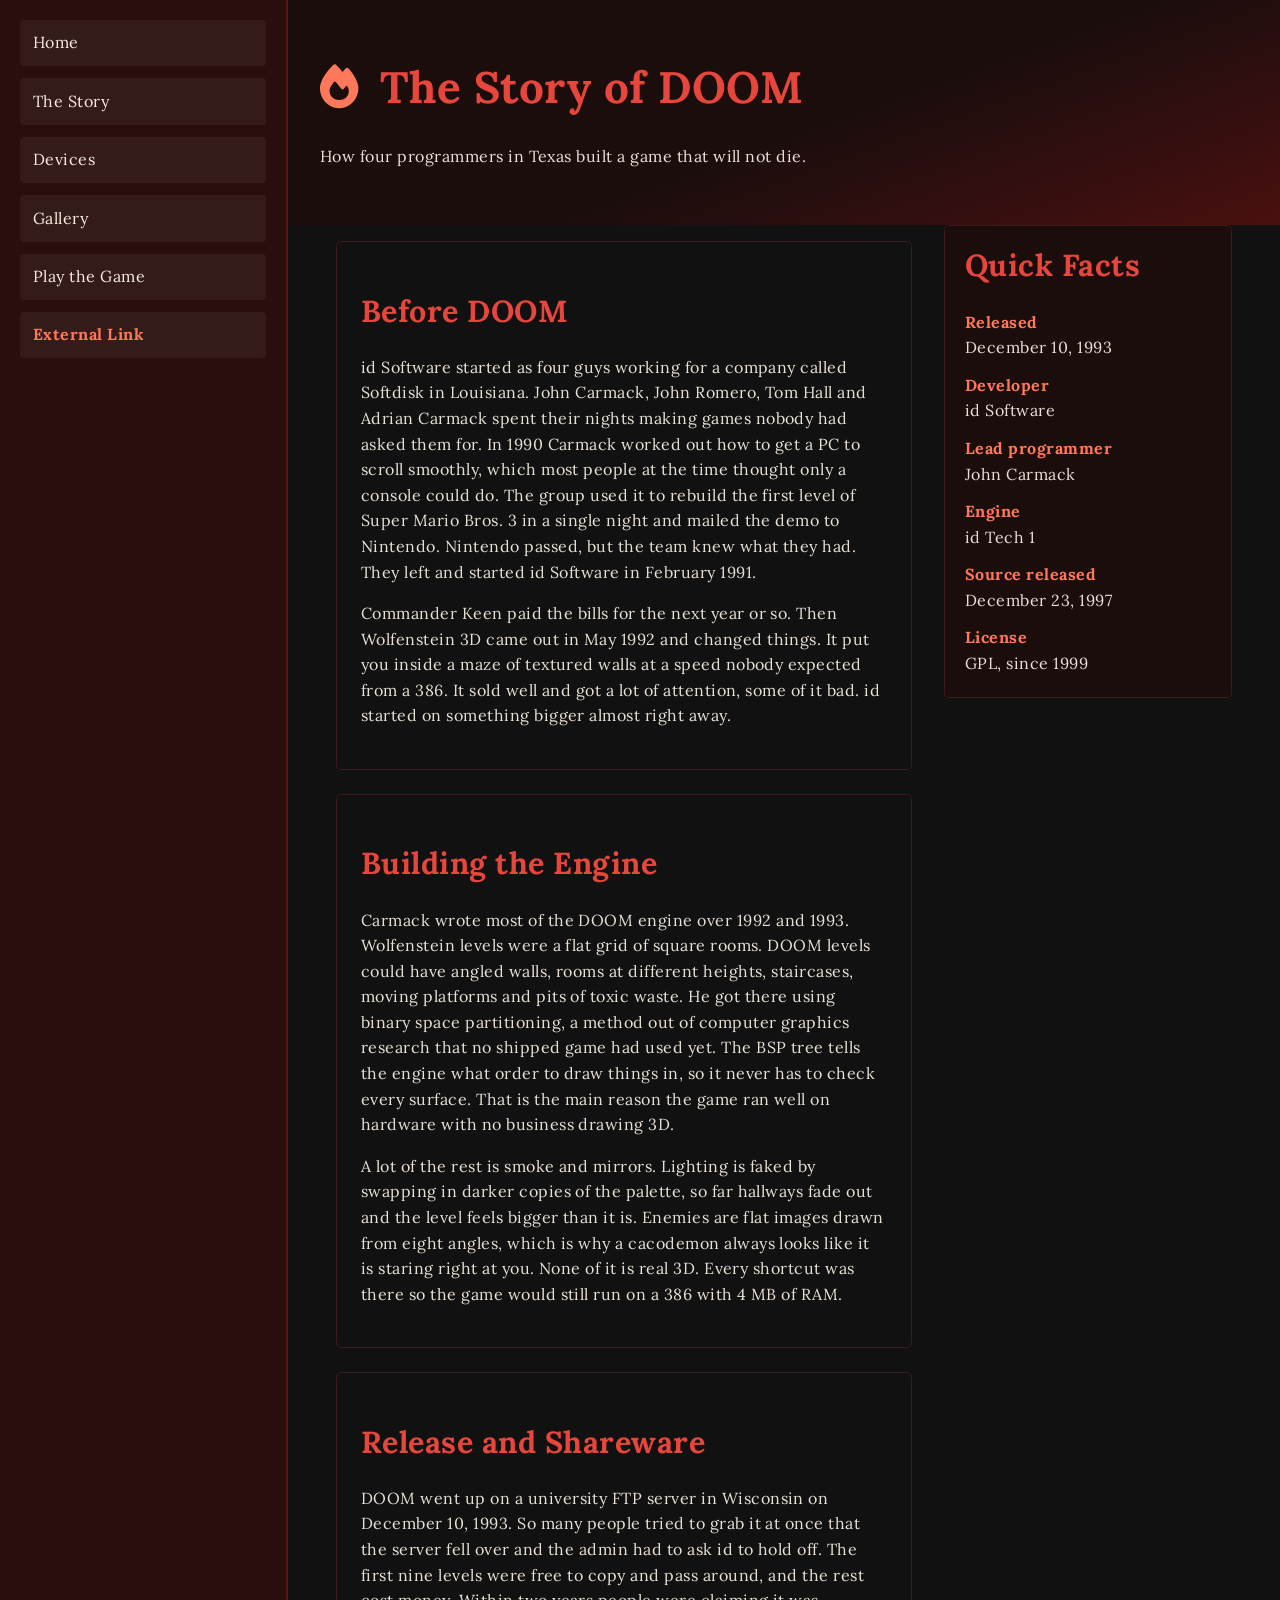
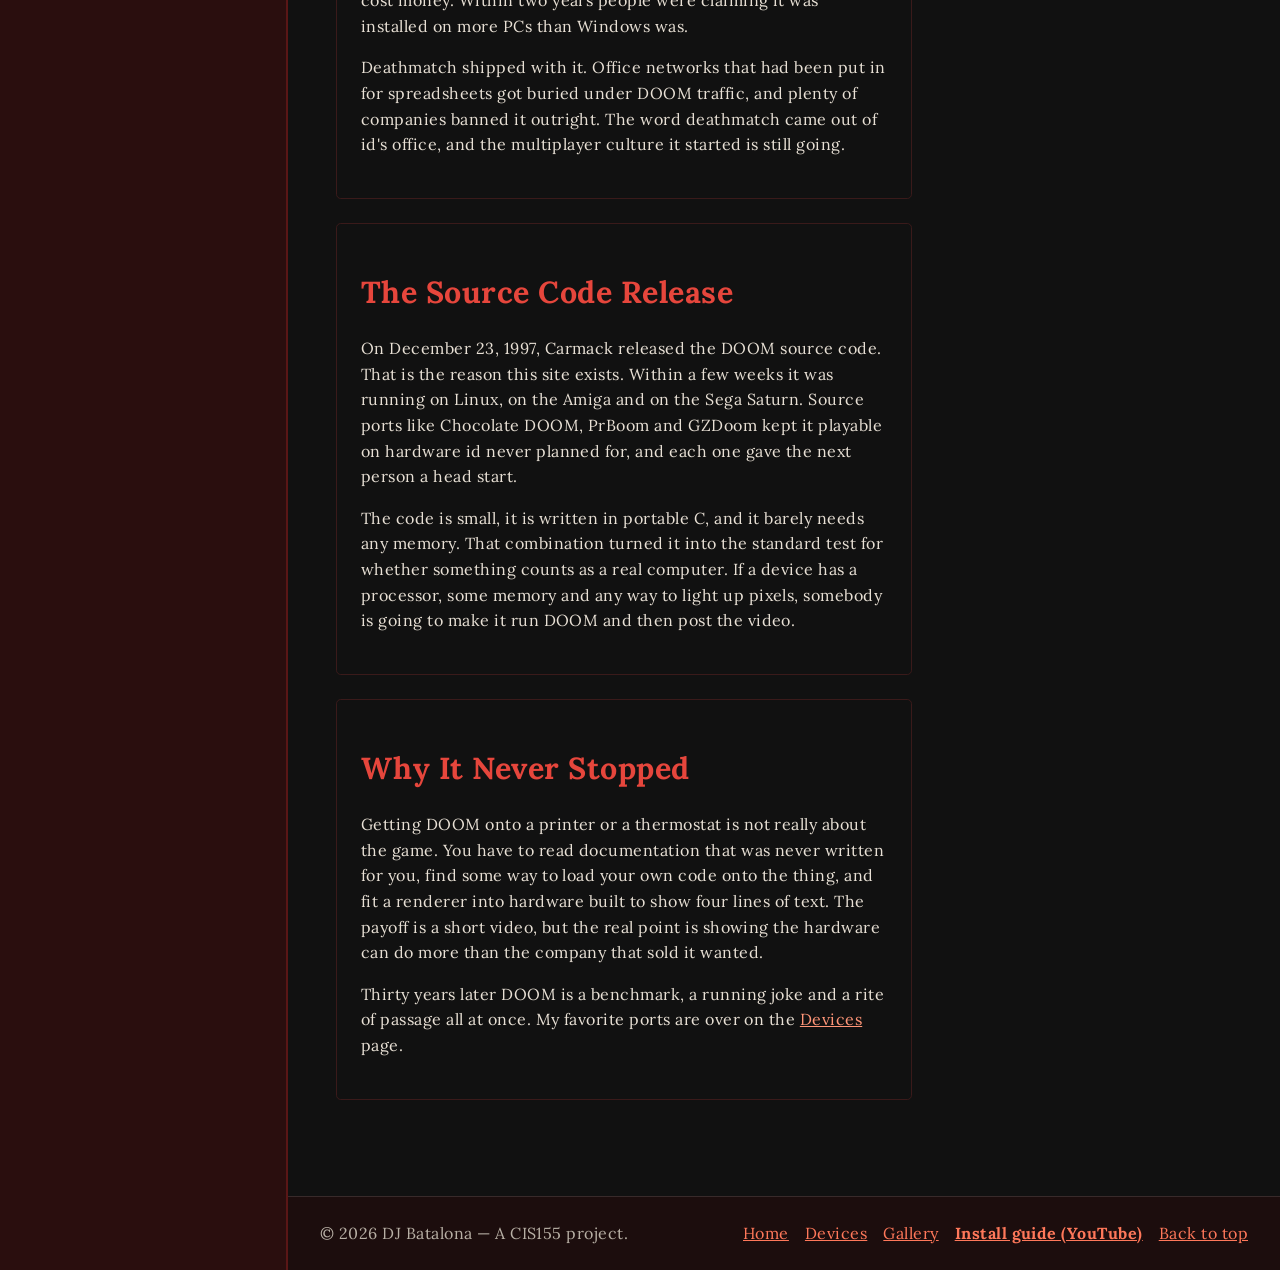
<file: story.html>
<!DOCTYPE html>
<!-- ============================================================= -->
<!-- Can It Run DOOM? - The Story page                              -->
<!-- Background on how the game was made and why it gets ported     -->
<!-- to everything. Third page of the CIS155 site.                  -->
<!-- ============================================================= -->
<html lang="en">
  <head>
    <meta charset="UTF-8" />
    <meta name="viewport" content="width=device-width, initial-scale=1.0" />
    <title>The Story of DOOM</title>

    <!-- Skull favicon, drawn inline as an SVG so there is no extra file -->
    <link
      rel="icon"
      type="image/svg+xml"
      href="data:image/svg+xml,%3Csvg xmlns='http://www.w3.org/2000/svg' viewBox='0 0 100 100'%3E%3Ccircle cx='50' cy='50' r='48' fill='%23111111'/%3E%3Cellipse cx='50' cy='44' rx='30' ry='28' fill='%23c81e1e'/%3E%3Cellipse cx='38' cy='42' rx='8' ry='10' fill='%23111111'/%3E%3Cellipse cx='62' cy='42' rx='8' ry='10' fill='%23111111'/%3E%3Cpolygon points='50,50 45,60 55,60' fill='%23111111'/%3E%3Crect x='35' y='66' width='30' height='10' fill='%23c81e1e'/%3E%3Crect x='38' y='66' width='4' height='10' fill='%23111111'/%3E%3Crect x='46' y='66' width='4' height='10' fill='%23111111'/%3E%3Crect x='54' y='66' width='4' height='10' fill='%23111111'/%3E%3Crect x='62' y='66' width='3' height='10' fill='%23111111'/%3E%3C/svg%3E"
    />

    <!-- Google Font for the headings and body copy -->
    <link
      href="https://fonts.googleapis.com/css2?family=Lora&display=swap"
      rel="stylesheet"
    />
    <!-- Font Awesome, used for the flame icon beside the page title -->
    <link
      rel="stylesheet"
      href="https://cdnjs.cloudflare.com/ajax/libs/font-awesome/6.5.2/css/all.min.css"
    />

    <!-- Shared theme, shared layout, then this page's two-column layout -->
    <link rel="stylesheet" href="css/theme.css" />
    <link rel="stylesheet" href="css/layout.css" />
    <link rel="stylesheet" href="css/story.css" />
  </head>
  <body>
    <!-- Lets keyboard users jump past the nav straight to the content -->
    <a class="skip-link" href="#main-content">Skip to main content</a>

    <div class="page-shell">
      <!-- Same nav menu on every page -->
      <aside class="sidebar">
        <nav class="site-nav" aria-label="Primary">
          <a href="index.html">Home</a>
          <a href="story.html">The Story</a>
          <a href="devices.html">Devices</a>
          <a href="gallery.html">Gallery</a>
          <a href="game/index.html">Play the Game</a>
          <a
            href="https://en.wikipedia.org/wiki/Doom_(1993_video_game)"
            target="_blank"
            rel="noopener"
            >External Link</a
          >
        </nav>
      </aside>

      <div class="main-column">
        <header id="top">
          <h1>
            <i class="fa-solid fa-fire doom-icon" aria-hidden="true"></i>
            The Story of DOOM
          </h1>
          <p>How four programmers in Texas built a game that will not die.</p>
        </header>

        <main id="main-content">
          <!-- Article on the left, quick facts box on the right.
               Drops to one column on smaller screens. -->
          <div class="story-layout">
            <div class="story-main">
              <section>
                <h2>Before DOOM</h2>
                <p>
                  id Software started as four guys working for a company called
                  Softdisk in Louisiana. John Carmack, John Romero, Tom Hall and
                  Adrian Carmack spent their nights making games nobody had
                  asked them for. In 1990 Carmack worked out how to get a PC to
                  scroll smoothly, which most people at the time thought only a
                  console could do. The group used it to rebuild the first level
                  of Super Mario Bros. 3 in a single night and mailed the demo
                  to Nintendo. Nintendo passed, but the team knew what they had.
                  They left and started id Software in February 1991.
                </p>
                <p>
                  Commander Keen paid the bills for the next year or so. Then
                  Wolfenstein 3D came out in May 1992 and changed things. It put
                  you inside a maze of textured walls at a speed nobody expected
                  from a 386. It sold well and got a lot of attention, some of
                  it bad. id started on something bigger almost right away.
                </p>
              </section>

              <section>
                <h2>Building the Engine</h2>
                <p>
                  Carmack wrote most of the DOOM engine over 1992 and 1993.
                  Wolfenstein levels were a flat grid of square rooms. DOOM
                  levels could have angled walls, rooms at different heights,
                  staircases, moving platforms and pits of toxic waste. He got
                  there using binary space partitioning, a method out of
                  computer graphics research that no shipped game had used yet.
                  The BSP tree tells the engine what order to draw things in, so
                  it never has to check every surface. That is the main reason
                  the game ran well on hardware with no business drawing 3D.
                </p>
                <p>
                  A lot of the rest is smoke and mirrors. Lighting is faked by
                  swapping in darker copies of the palette, so far hallways fade
                  out and the level feels bigger than it is. Enemies are flat
                  images drawn from eight angles, which is why a cacodemon always
                  looks like it is staring right at you. None of it is real 3D.
                  Every shortcut was there so the game would still run on a 386
                  with 4 MB of RAM.
                </p>
              </section>

              <section>
                <h2>Release and Shareware</h2>
                <p>
                  DOOM went up on a university FTP server in Wisconsin on
                  December 10, 1993. So many people tried to grab it at once that
                  the server fell over and the admin had to ask id to hold off.
                  The first nine levels were free to copy and pass around, and
                  the rest cost money. Within two years people were claiming it
                  was installed on more PCs than Windows was.
                </p>
                <p>
                  Deathmatch shipped with it. Office networks that had been put
                  in for spreadsheets got buried under DOOM traffic, and plenty
                  of companies banned it outright. The word deathmatch came out
                  of id's office, and the multiplayer culture it started is still
                  going.
                </p>
              </section>

              <section>
                <h2>The Source Code Release</h2>
                <p>
                  On December 23, 1997, Carmack released the DOOM source code.
                  That is the reason this site exists. Within a few weeks it was
                  running on Linux, on the Amiga and on the Sega Saturn. Source
                  ports like Chocolate DOOM, PrBoom and GZDoom kept it playable
                  on hardware id never planned for, and each one gave the next
                  person a head start.
                </p>
                <p>
                  The code is small, it is written in portable C, and it barely
                  needs any memory. That combination turned it into the standard
                  test for whether something counts as a real computer. If a
                  device has a processor, some memory and any way to light up
                  pixels, somebody is going to make it run DOOM and then post the
                  video.
                </p>
              </section>

              <section>
                <h2>Why It Never Stopped</h2>
                <p>
                  Getting DOOM onto a printer or a thermostat is not really about
                  the game. You have to read documentation that was never written
                  for you, find some way to load your own code onto the thing,
                  and fit a renderer into hardware built to show four lines of
                  text. The payoff is a short video, but the real point is showing
                  the hardware can do more than the company that sold it wanted.
                </p>
                <p>
                  Thirty years later DOOM is a benchmark, a running joke and a
                  rite of passage all at once. My favorite ports are over on the
                  <a href="devices.html">Devices</a> page.
                </p>
              </section>
            </div>

            <!-- Second column of the flex layout -->
            <aside class="story-aside">
              <h2>Quick Facts</h2>
              <dl class="fact-list">
                <dt>Released</dt>
                <dd>December 10, 1993</dd>
                <dt>Developer</dt>
                <dd>id Software</dd>
                <dt>Lead programmer</dt>
                <dd>John Carmack</dd>
                <dt>Engine</dt>
                <dd>id Tech 1</dd>
                <dt>Source released</dt>
                <dd>December 23, 1997</dd>
                <dt>License</dt>
                <dd>GPL, since 1999</dd>
              </dl>
            </aside>
          </div>
        </main>

        <!-- Footer bar. Character entity &copy; renders the (c) symbol. -->
        <footer class="site-footer">
          <p class="footer-copy">
            &copy; 2026 DJ Batalona &mdash; A CIS155 project.
          </p>
          <ul class="footer-links">
            <li><a href="index.html">Home</a></li>
            <li><a href="devices.html">Devices</a></li>
            <li><a href="gallery.html">Gallery</a></li>
            <li>
              <a
                href="https://www.youtube.com/watch?v=GrWzXzHcuFw"
                target="_blank"
                rel="noopener"
                >Install guide (YouTube)</a
              >
            </li>
            <li><a href="#top">Back to top</a></li>
          </ul>
        </footer>
      </div>
    </div>
  </body>
</html>
</file>
<file: css/theme.css>
/* ---------------------------------------------------------------
   theme.css - shared look for every page: colors, fonts, borders and
   the small decorative touches. Structure and breakpoints are in
   layout.css, which loads after this file.
   --------------------------------------------------------------- */

/* TYPE selector - the page background and base text. Two font
   properties here: font-family and letter-spacing. */
body {
  background-color: #111111;
  color: #e8e0d5;
  font-family: 'Lora', serif;
  letter-spacing: 0.03em;
}

/* Heading red. Lightened from rgb(200, 30, 30), which only measured
   3.29:1 against the near-black background. This clears the 4.5:1
   contrast minimum at any text size. */
h1,
h2 {
  color: rgb(230, 70, 60);
  font-weight: bold;
}

/* Font Awesome flame icon beside each page title */
.doom-icon {
  color: rgb(255, 120, 90);
  margin-right: 0.5rem;
}

/* Skip link is invisible until focused, so it needs to stand out */
.skip-link {
  background-color: #c81e1e;
  color: #ffffff;
}

/* PSEUDO-CLASS - a visible ring for anything reached by keyboard */
a:focus-visible {
  outline: 0.15rem solid rgb(255, 180, 90);
  outline-offset: 0.15rem;
}

.sidebar {
  background-color: #2a0e0e;
}

.site-nav a {
  text-decoration: none;
  color: #f5eadc;
  border-radius: 0.25rem;
  background-color: rgba(255, 255, 255, 0.05);
}

/* PSEUDO-CLASS - hover and focus states for the navigation links */
.site-nav a:hover,
.site-nav a:focus {
  background-color: #c81e1e;
  color: #ffffff;
}

/* BACKGROUND GRADIENT - fades from near-black out to a deep red glow */
header {
  background-image: linear-gradient(160deg, #1c0d0d 55%, #4a1010 100%);
  color: #e8e0d5;
}

/* ID selector - the banner image. It is one half of the flex row in
   the header, so it shrinks with the column instead of overflowing. */
#doom-banner {
  width: 100%;
  max-width: 32rem;
  border: 0.25rem solid rgb(200, 30, 30);
  border-radius: 0.35rem;
}

/* The small stat boxes under the homepage intro */
.hero-stats li {
  background-color: rgba(255, 255, 255, 0.05);
  border-left: 0.2rem solid rgb(200, 30, 30);
}

.hero-stats strong {
  color: rgb(255, 120, 90);
}

.hero-stats span {
  color: #b8b0a5;
}

/* CLASS selector - the list of devices on the homepage. Padding and
   margin on each item give the list room to breathe. */
.device-list {
  line-height: 1.8;
  padding-left: 1.5rem;
}

.device-list li {
  padding: 0.3rem 0.5rem;
  margin-bottom: 0.4rem;
  border-left: 0.2rem solid rgb(200, 30, 30);
}

/* Breathing room and a subtle accent border on each content section */
main section {
  padding: 1.5rem;
  margin-top: 1rem;
  border: 0.0625rem solid #3a1a1a;
  border-radius: 0.3rem;
}

/* The card and tile sections are already made of bordered boxes, so
   they skip the outer panel and avoid a box inside a box */
main section.device-grid,
main section.gallery-grid {
  padding: 0;
  border: none;
}

/* Content links. Without this they fall back to the browser's default
   blue, which only measures about 2.3:1 on this dark background. */
main a,
main a:visited {
  color: rgb(255, 150, 120);
}

/* The icons at the top of each card and tile */
.card-icon {
  color: rgb(255, 120, 90);
}

/* ATTRIBUTE selector - styles only links that open in a new tab */
a[target="_blank"] {
  color: rgb(255, 120, 90);
  font-weight: bold;
}

footer {
  background-color: #1c0d0d;
  color: #b8b0a5;
  text-align: center;
  border-top: 0.0625rem solid rgba(255, 255, 255, 0.12);
}

footer a {
  color: rgb(255, 120, 90);
}
</file>
<file: css/layout.css>
/* ---------------------------------------------------------------
   layout.css - shared structure for every page.

   This file owns the page shell, the flex and grid containers,
   spacing, and every shared breakpoint. Colors and fonts live in
   theme.css. Each page also loads its own stylesheet after this one.

   Load order on every page is theme.css, then layout.css, then the
   page stylesheet, so the breakpoints in here always win over the
   plain rules in theme.css.
   --------------------------------------------------------------- */

* {
  box-sizing: border-box;
}

body {
  margin: 0;
  line-height: 1.6;
}

/* Sits off screen until a keyboard user tabs to it, then jumps into
   the corner so they can skip the nav and go straight to the content */
.skip-link {
  position: absolute;
  top: 0;
  left: -9999px;
  z-index: 10;
  padding: 0.75rem 1rem;
}

.skip-link:focus {
  left: 0;
}

/* GRID: splits every page into a sidebar column and a content column */
.page-shell {
  display: grid;
  grid-template-columns: minmax(12rem, 18rem) 1fr;
  min-height: 100vh;
}

.sidebar {
  padding: 1.25rem;
  /* Divider lives here rather than in theme.css because it moves from
     the right edge to the bottom edge at the 62rem breakpoint below */
  border-right: 0.125rem solid #5a1616;
}

/* FLEX: the navigation menu. A column beside the content on desktop,
   switched to a row across the top further down. */
.site-nav {
  display: flex;
  flex-direction: column;
  gap: 0.75rem;
}

.site-nav a {
  padding: 0.65rem 0.8rem;
}

/* FLEX: stacks the header, main and footer. The flex:1 on main pushes
   the footer to the bottom on pages with less content.

   min-width: 0 matters here. As a grid item this column defaults to
   min-width: auto, which means it refuses to shrink below the widest
   thing inside it - so the wide table on the gallery page was pushing
   the entire page sideways instead of scrolling inside its own wrapper. */
.main-column {
  display: flex;
  flex-direction: column;
  min-width: 0;
}

header {
  padding: 2rem 2rem 2.5rem;
}

main {
  flex: 1;
  width: min(100%, 60rem);
  margin: 0 auto;
  padding: 0 2rem 2.5rem;
}

footer {
  margin-top: 2rem;
  padding: 1.5rem 2rem;
}

img {
  max-width: 100%;
  height: auto;
  display: block;
}

section {
  margin-bottom: 1.5rem;
}

/* Headings scale with the screen instead of jumping at a breakpoint,
   so the h1 never overflows once the window gets down near 360px */
h1 {
  font-size: clamp(1.5rem, 5vw, 2.75rem);
  line-height: 1.2;
}

h2 {
  font-size: clamp(1.25rem, 3.5vw, 1.9rem);
  line-height: 1.25;
}

h3 {
  font-size: clamp(1.05rem, 2.5vw, 1.3rem);
}

/* Long words wrap instead of pushing the page wider than the screen */
h1,
h2,
h3,
p,
li,
a {
  overflow-wrap: break-word;
}

/* Decorative icon at the top of each card and tile. Sized here, colored
   in theme.css. */
.card-icon {
  width: 2.25rem;
  height: 2.25rem;
  margin-bottom: 0.75rem;
}

/* FLEX: homepage intro. Text on one side, banner on the other, and
   flex-wrap lets the two halves stack once they get too narrow. */
.hero {
  display: flex;
  flex-wrap: wrap;
  align-items: center;
  gap: 2rem;
}

.hero-text {
  flex: 1 1 20rem;
}

.hero img {
  flex: 1 1 22rem;
}

/* FLEX: row of small stat boxes under the intro text */
.hero-stats {
  display: flex;
  flex-wrap: wrap;
  gap: 1rem;
  list-style: none;
  margin: 1.25rem 0 0;
  padding: 0;
}

.hero-stats li {
  flex: 1 1 6rem;
  padding: 0.5rem 0.75rem;
}

.hero-stats strong {
  display: block;
  font-size: 1.4rem;
}

.hero-stats span {
  font-size: 0.85rem;
}

/* FLEX: footer bar. Copyright on the left, link list on the right. */
.site-footer {
  display: flex;
  flex-wrap: wrap;
  justify-content: space-between;
  align-items: center;
  gap: 1rem;
  text-align: left;
}

.footer-copy {
  margin: 0;
}

/* The link list inside the footer is its own flex row */
.footer-links {
  display: flex;
  flex-wrap: wrap;
  gap: 1rem;
  list-style: none;
  margin: 0;
  padding: 0;
}

/* Narrow the sidebar first so it stops taking up so much room */
@media (max-width: 75rem) {
  .page-shell {
    grid-template-columns: minmax(10rem, 14rem) 1fr;
  }
}

/* Drop to one column here. Without this the sidebar keeps its width all
   the way down and the content column ends up around 200px wide at
   360px. The nav becomes a row of links across the top instead. */
@media (max-width: 62rem) {
  .page-shell {
    grid-template-columns: 1fr;
  }

  .sidebar {
    border-right: none;
    border-bottom: 0.125rem solid #5a1616;
  }

  .site-nav {
    flex-direction: row;
    flex-wrap: wrap;
    justify-content: center;
  }

  /* Equal shares keep the links from wrapping into a ragged second
     line, and nowrap stops "External Link" splitting mid-word */
  .site-nav a {
    flex: 1 1 8rem;
    text-align: center;
    white-space: nowrap;
  }

  header,
  main,
  footer {
    padding-left: 1.5rem;
    padding-right: 1.5rem;
  }
}

/* The two halves of the intro are too narrow side by side by now, so
   center everything once they stack */
@media (max-width: 48rem) {
  .hero {
    gap: 1.25rem;
  }

  .hero-text {
    text-align: center;
  }

  .hero-stats {
    justify-content: center;
  }

  .site-footer {
    justify-content: center;
    text-align: center;
  }

  .footer-links {
    justify-content: center;
  }
}

/* Smaller gutters, two nav links per row, thinner banner frame */
@media (max-width: 40rem) {
  header,
  main,
  footer {
    padding-left: 1rem;
    padding-right: 1rem;
  }

  .site-nav a {
    flex: 1 1 45%;
  }

  main section {
    padding: 1rem;
  }

  #doom-banner {
    border-width: 0.2rem;
  }

  .device-list {
    padding-left: 1rem;
  }

  .device-list li {
    padding: 0.5rem 0.75rem;
  }
}

/* Two links across starts cutting off the longer labels, so go back to
   one per row */
@media (max-width: 30rem) {
  .site-nav {
    flex-direction: column;
  }

  .site-nav a {
    flex: 1 1 auto;
  }

  .hero-stats li {
    flex: 1 1 100%;
  }

  .sidebar {
    padding: 0.75rem;
  }
}

/* Smallest phones. The letter-spacing costs real width down here. */
@media (max-width: 22.5rem) {
  body {
    letter-spacing: 0;
  }

  header,
  main,
  footer {
    padding-left: 0.75rem;
    padding-right: 0.75rem;
  }

  main section {
    padding: 0.75rem;
  }
}
</file>
<file: game/css/game.css>
/* Neon Somnia: every color lives here, so restyling the game = editing these. */
:root {
  --bg: #0b0214;
  --panel: rgba(18, 5, 31, 0.92);
  --pink: #ff2bd6;
  --cyan: #00f0ff;
  --violet: #9c4bff;
  --yellow: #ffe600;
  --red: #ff2b4a;
  --text: #f4ecff;
  --muted: #bda9d9;
  --font: ui-monospace, 'SFMono-Regular', Menlo, Consolas, 'Liberation Mono', monospace;
  --touch-opacity: 0.55;
  /* notch / rounded-corner safe areas */
  --sat: env(safe-area-inset-top, 0px);
  --sar: env(safe-area-inset-right, 0px);
  --sab: env(safe-area-inset-bottom, 0px);
  --sal: env(safe-area-inset-left, 0px);
}

* {
  box-sizing: border-box;
}

html,
body {
  margin: 0;
  height: 100%;
  overflow: hidden;
  background: var(--bg);
  color: var(--text);
  font-family: var(--font);
  -webkit-user-select: none;
  user-select: none;
  -webkit-touch-callout: none;
  -webkit-tap-highlight-color: transparent;
  overscroll-behavior: none;
}

[hidden] {
  display: none !important;
}

#view {
  position: fixed;
  inset: 0;
  width: 100vw;
  height: 100vh;
  height: 100dvh;
  display: block;
  touch-action: none;
}

/* ---------- HUD ---------- */
#hud {
  position: fixed;
  inset: 0;
  pointer-events: none;
  text-shadow: 0 0 6px rgba(255, 43, 214, 0.7);
}

.hud-top {
  position: absolute;
  top: calc(8px + var(--sat));
  left: calc(12px + var(--sal));
  right: calc(70px + var(--sar));
  display: flex;
  justify-content: space-between;
  gap: 12px;
  font-size: 13px;
  color: var(--muted);
}

.hud-keys {
  display: flex;
  gap: 8px;
  align-items: center;
}

.key {
  width: 18px;
  height: 12px;
  border-radius: 2px;
}

.key.red {
  background: var(--red);
  box-shadow: 0 0 8px var(--red);
}

.key.blue {
  background: #2b6bff;
  box-shadow: 0 0 8px #2b6bff;
}

.lucid {
  color: var(--cyan);
  font-weight: bold;
  animation: pulse 0.8s infinite alternate;
}

.crosshair {
  position: absolute;
  left: 50%;
  top: 50%;
  width: 14px;
  height: 14px;
  margin: -7px 0 0 -7px;
  background:
    linear-gradient(var(--cyan), var(--cyan)) center / 2px 14px no-repeat,
    linear-gradient(var(--cyan), var(--cyan)) center / 14px 2px no-repeat;
  opacity: 0.75;
}

.hud-message {
  position: absolute;
  top: 22%;
  left: 50%;
  transform: translateX(-50%);
  width: min(90vw, 560px);
  margin: 0;
  text-align: center;
  font-size: 15px;
  color: var(--text);
  opacity: 0;
  transition: opacity 0.25s;
}

.hud-message.show {
  opacity: 1;
}

.hud-bottom {
  position: absolute;
  bottom: calc(10px + var(--sab));
  left: calc(16px + var(--sal));
  display: flex;
  gap: 18px;
}

.stat {
  display: flex;
  flex-direction: column;
  align-items: center;
  min-width: 64px;
}

.stat small {
  font-size: 10px;
  color: var(--muted);
  letter-spacing: 1px;
}

.stat b {
  font-size: 22px;
}

.stat.hp b {
  color: var(--cyan);
}

.stat.hp.low b {
  color: var(--red);
  animation: pulse 0.4s infinite alternate;
}

.stat.armor b {
  color: var(--violet);
}

.stat.volts b {
  color: var(--yellow);
}

/* ---------- Touch controls ---------- */
#touch {
  position: fixed;
  inset: 0;
}

.touch-zone {
  position: absolute;
  top: 0;
  bottom: 0;
  width: 50%;
  touch-action: none;
}

#zone-move {
  left: 0;
}

#zone-look {
  right: 0;
}

#stick {
  position: absolute;
  left: 0;
  top: 0;
  width: 120px;
  height: 120px;
  margin: -60px 0 0 -60px;
  border: 2px solid rgba(0, 240, 255, 0.6);
  border-radius: 50%;
  pointer-events: none;
  opacity: 0;
  transition: opacity 0.15s;
}

#stick.active {
  opacity: var(--touch-opacity);
}

#stick-knob {
  position: absolute;
  left: 50%;
  top: 50%;
  width: 52px;
  height: 52px;
  margin: -26px 0 0 -26px;
  border-radius: 50%;
  background: rgba(0, 240, 255, 0.45);
  box-shadow: 0 0 12px var(--cyan);
}

.tbtn {
  position: absolute;
  border-radius: 50%;
  border: 2px solid rgba(255, 255, 255, 0.7);
  background: rgba(255, 43, 214, 0.25);
  color: #fff;
  font: bold 12px var(--font);
  opacity: var(--touch-opacity);
  touch-action: none;
}

.tbtn.down {
  background: rgba(255, 43, 214, 0.65);
  opacity: 1;
}

.tbtn.fire {
  width: 96px;
  height: 96px;
  right: calc(24px + var(--sar));
  bottom: calc(28px + var(--sab));
  font-size: 15px;
}

.tbtn.use {
  width: 64px;
  height: 64px;
  right: calc(132px + var(--sar));
  bottom: calc(30px + var(--sab));
  background: rgba(0, 240, 255, 0.22);
}

.tbtn.weapon {
  width: 58px;
  height: 58px;
  right: calc(44px + var(--sar));
  bottom: calc(138px + var(--sab));
  background: rgba(255, 230, 0, 0.18);
}

.tbtn.pause {
  width: 48px;
  height: 48px;
  top: calc(8px + var(--sat));
  right: calc(10px + var(--sar));
  border-radius: 10px;
  background: rgba(0, 0, 0, 0.35);
}

/* Left-handed: mirror everything */
.lefty #zone-move {
  left: auto;
  right: 0;
}

.lefty #zone-look {
  right: auto;
  left: 0;
}

.lefty .tbtn.fire {
  right: auto;
  left: calc(24px + var(--sal));
}

.lefty .tbtn.use {
  right: auto;
  left: calc(132px + var(--sal));
}

.lefty .tbtn.weapon {
  right: auto;
  left: calc(44px + var(--sal));
}

/* ---------- Menu screens ---------- */
.screen,
.rotate {
  position: fixed;
  inset: 0;
  display: flex;
  align-items: center;
  justify-content: center;
  padding: calc(16px + var(--sat)) calc(16px + var(--sar)) calc(16px + var(--sab)) calc(16px + var(--sal));
  background: radial-gradient(ellipse at center, rgba(40, 6, 60, 0.55), rgba(5, 0, 10, 0.85));
  overflow-y: auto;
}

.screen.dim {
  background: rgba(5, 0, 10, 0.7);
}

.screen.bright {
  background: radial-gradient(ellipse at center, rgba(255, 250, 235, 0.95), rgba(255, 210, 230, 0.95));
  color: #2a0f3a;
}

.rotate {
  z-index: 10;
  background: var(--bg);
}

.panel {
  width: min(100%, 460px);
  max-height: 100%;
  padding: 20px;
  border: 1px solid rgba(255, 43, 214, 0.5);
  border-radius: 12px;
  background: var(--panel);
  box-shadow:
    0 0 24px rgba(255, 43, 214, 0.25),
    inset 0 0 24px rgba(0, 240, 255, 0.08);
  text-align: center;
  overflow-y: auto;
}

.bright .panel {
  background: rgba(255, 255, 255, 0.7);
  border-color: rgba(156, 75, 255, 0.5);
}

.logo {
  margin: 0;
  font-size: clamp(30px, 8vw, 52px);
  letter-spacing: 6px;
  color: var(--cyan);
  text-shadow:
    0 0 8px var(--cyan),
    3px 0 0 var(--pink),
    -3px 0 0 rgba(0, 240, 255, 0.6);
}

.logo span {
  display: block;
  color: var(--pink);
  text-shadow:
    0 0 10px var(--pink),
    -3px 0 0 var(--cyan);
}

h2 {
  margin: 0 0 12px;
  color: var(--pink);
  text-shadow: 0 0 8px var(--pink);
  letter-spacing: 3px;
}

h2.big {
  font-size: clamp(26px, 6vw, 40px);
}

h2.bad {
  color: var(--red);
}

.bright h2 {
  color: #7a1fb0;
  text-shadow: none;
}

h3 {
  margin: 14px 0 4px;
  color: var(--cyan);
  font-size: 14px;
}

.sub {
  color: var(--muted);
  margin: 8px 0 16px;
}

.tagline {
  font-style: italic;
  margin: 0 0 18px;
}

.note {
  font-size: 11px;
  color: var(--muted);
  margin: 12px 0 0;
}

.note a {
  color: var(--cyan);
}

.buttons {
  display: flex;
  flex-direction: column;
  gap: 10px;
  margin-bottom: 12px;
}

.btn {
  min-height: 44px;
  padding: 10px 16px;
  border: 1px solid rgba(0, 240, 255, 0.55);
  border-radius: 8px;
  background: rgba(0, 240, 255, 0.08);
  color: var(--text);
  font: 15px var(--font);
  letter-spacing: 1px;
  cursor: pointer;
}

.btn:hover,
.btn:focus-visible {
  background: rgba(0, 240, 255, 0.2);
  outline: 2px solid var(--cyan);
  outline-offset: 2px;
}

.btn.primary {
  border-color: var(--pink);
  background: rgba(255, 43, 214, 0.25);
  font-weight: bold;
}

.btn:disabled {
  opacity: 0.4;
  cursor: not-allowed;
}

.bright .btn {
  color: #2a0f3a;
}

.options {
  display: flex;
  flex-direction: column;
  gap: 12px;
  margin-bottom: 16px;
  text-align: left;
}

.options label {
  display: flex;
  justify-content: space-between;
  align-items: center;
  gap: 12px;
  font-size: 14px;
}

.options label.check {
  justify-content: flex-start;
}

.options input[type='range'] {
  width: 50%;
  accent-color: var(--pink);
}

.options input[type='checkbox'] {
  width: 22px;
  height: 22px;
  accent-color: var(--pink);
}

.options select {
  min-height: 36px;
  background: #1a0830;
  color: var(--text);
  border: 1px solid var(--violet);
  border-radius: 6px;
  font: 13px var(--font);
}

.help {
  text-align: left;
}

.help ul {
  margin: 0;
  padding-left: 18px;
  font-size: 13px;
  line-height: 1.5;
}

.help .btn {
  width: 100%;
  margin-top: 16px;
}

.stats {
  display: grid;
  grid-template-columns: 1fr auto;
  gap: 6px 16px;
  margin: 0 0 18px;
  text-align: left;
}

.stats dt {
  color: var(--muted);
}

.bright .stats dt {
  color: #6a4a80;
}

.stats dd {
  margin: 0;
  font-weight: bold;
}

.phone-icon {
  width: 40px;
  height: 64px;
  margin: 0 auto 12px;
  border: 3px solid var(--cyan);
  border-radius: 8px;
  animation: turn 1.6s ease-in-out infinite;
}

.blink {
  animation: pulse 0.9s infinite alternate;
  color: var(--cyan);
}

@keyframes pulse {
  from {
    opacity: 1;
  }
  to {
    opacity: 0.45;
  }
}

@keyframes turn {
  0%,
  30% {
    transform: rotate(0deg);
  }
  60%,
  100% {
    transform: rotate(-90deg);
  }
}

/* Shorter landscape phones: tighten menus */
@media (max-height: 430px) {
  .panel {
    padding: 12px 16px;
  }
  .buttons {
    gap: 6px;
  }
  .btn {
    min-height: 40px;
    padding: 6px 12px;
  }
  .sub {
    margin: 4px 0 10px;
  }
  .hud-bottom {
    gap: 12px;
  }
  .stat b {
    font-size: 18px;
  }
}

/* Sideways phones: title becomes two columns (logo left, buttons right) */
@media (orientation: landscape) and (max-height: 500px) {
  #screen-title .panel {
    width: min(100%, 760px);
    display: grid;
    grid-template-columns: 1fr 1fr;
    gap: 0 24px;
    align-items: center;
  }
  #screen-title .logo {
    grid-column: 1;
    font-size: 34px;
  }
  #screen-title .sub,
  #screen-title .note {
    grid-column: 1;
  }
  #screen-title .buttons {
    grid-column: 2;
    grid-row: 1 / span 4;
    margin: 0;
  }
}

@media (prefers-reduced-motion: reduce) {
  .blink,
  .lucid,
  .stat.hp.low b,
  .phone-icon {
    animation: none;
  }
}
</file>
<file: css/devices.css>
/* devices.css - card layout for devices.html */

/* Flex row of cards. flex-wrap plus the 15rem flex-basis on each card
   lets the browser fit as many per row as there is room for, and
   justify-content centers the last row instead of leaving it stranded
   on the left with a gap beside it. */
.device-grid {
  display: flex;
  flex-wrap: wrap;
  justify-content: center;
  align-items: stretch;
  gap: 1.5rem;
}

/* Each card is itself a flex column, so cards in the same row match
   heights and the heading stays pinned to the top */
.device-card {
  display: flex;
  flex-direction: column;
  flex: 1 1 15rem;
  max-width: 22rem;
  background-color: #1c0d0d;
  border: 0.0625rem solid rgb(200, 30, 30);
  border-radius: 0.3rem;
  padding: 1.25rem;
}

.device-card h3 {
  margin-top: 0;
  color: rgb(255, 120, 90);
}

.device-card p {
  margin-bottom: 0;
}

/* Under about 416px a 15rem card is wider than the screen, so let each
   card take the full width instead */
@media (max-width: 26rem) {
  .device-grid {
    gap: 1rem;
  }

  .device-card {
    flex-basis: 100%;
    max-width: 100%;
    padding: 1rem;
  }
}
</file>
<file: css/gallery.css>
/* gallery.css - grid layout for gallery.html using named areas */

/* The strings below are a map of the layout. The featured tile
   takes the whole first row, then six tiles fill two rows of three. */
.gallery-grid {
  display: grid;
  gap: 1.5rem;
  grid-template-columns: repeat(3, 1fr);
  grid-template-areas:
    "feature feature feature"
    "a       b       c"
    "d       e       f";
}

/* Each tile is assigned to one of the names in the map above */
.tile-feature {
  grid-area: feature;
}

.tile-a {
  grid-area: a;
}

.tile-b {
  grid-area: b;
}

.tile-c {
  grid-area: c;
}

.tile-d {
  grid-area: d;
}

.tile-e {
  grid-area: e;
}

.tile-f {
  grid-area: f;
}

.tile {
  background-color: #190c0c;
  border: 0.0625rem solid rgb(200, 30, 30);
  border-radius: 0.3rem;
  padding: 1.25rem;
}

.tile h3 {
  margin-top: 0;
  color: rgb(255, 120, 90);
}

.tile p {
  margin-bottom: 0;
}

/* Heavier border and the same gradient as the page headers so the
   featured tile stands out from the rest */
.tile-feature {
  border-width: 0.15rem;
  background-image: linear-gradient(160deg, #1c0d0d 55%, #3a1010 100%);
}

/* Three columns is too cramped by here, so redraw the map with two.
   The featured tile still spans the full width. */
@media (max-width: 56rem) {
  .gallery-grid {
    grid-template-columns: repeat(2, 1fr);
    grid-template-areas:
      "feature feature"
      "a       b"
      "c       d"
      "e       f";
  }
}

/* One column on phones so nothing gets cut off and the headings
   stop breaking in the middle of a word */
@media (max-width: 37.5rem) {
  .gallery-grid {
    grid-template-columns: 1fr;
    gap: 1rem;
    grid-template-areas:
      "feature"
      "a"
      "b"
      "c"
      "d"
      "e"
      "f";
  }

  .tile {
    padding: 1rem;
  }
}

/* Wrapper lets the table scroll sideways on narrow screens instead of
   squeezing columns or breaking the page layout */
.table-scroll {
  overflow-x: auto;
}

.ports-table {
  width: 100%;
  border-collapse: collapse;
  background-color: #1c0d0d;
}

.ports-table caption {
  caption-side: top;
  text-align: left;
  color: #b8b0a5;
  font-size: 0.9rem;
  margin-bottom: 0.5rem;
}

.ports-table th,
.ports-table td {
  border: 0.0625rem solid rgb(200, 30, 30);
  padding: 0.6rem 0.9rem;
  text-align: left;
  white-space: nowrap;
}

.ports-table thead th {
  background-color: #2a0e0e;
  color: rgb(255, 120, 90);
}

.ports-table tbody th {
  color: rgb(255, 120, 90);
  font-weight: bold;
}

@media (max-width: 40rem) {
  .ports-table th,
  .ports-table td {
    padding: 0.5rem 0.6rem;
  }
}
</file>
<file: css/story.css>
/* story.css - two column reading layout for story.html */

/* Article and the facts box sit next to each other. flex-wrap is
   what lets the box drop underneath on a narrow screen. */
.story-layout {
  display: flex;
  flex-wrap: wrap;
  gap: 2rem;
  align-items: flex-start;
}

/* The article gets three shares of the space, the box gets one.
   The basis values stop either one from shrinking down to a
   column of single words. */
.story-main {
  flex: 3 1 24rem;
}

.story-aside {
  flex: 1 1 14rem;
  background-color: #1c0d0d;
  border: 0.0625rem solid #3a1a1a;
  border-radius: 0.3rem;
  padding: 1.25rem;
  position: sticky;
  top: 1rem;
}

.story-aside h2 {
  margin-top: 0;
}

.fact-list {
  margin: 0;
}

.fact-list dt {
  color: rgb(255, 120, 90);
  font-weight: bold;
  margin-top: 0.75rem;
}

.fact-list dd {
  margin: 0;
}

/* Below this the two columns are both too narrow to read, so the
   facts box goes full width and stops sticking to the top */
@media (max-width: 56rem) {
  .story-layout {
    gap: 1.25rem;
  }

  .story-aside {
    position: static;
    flex-basis: 100%;
  }
}

/* Less padding so the text inside the box is not jammed against
   the border on a phone */
@media (max-width: 30rem) {
  .story-aside {
    padding: 1rem;
  }

  .fact-list dt {
    margin-top: 0.6rem;
  }
}
</file>
